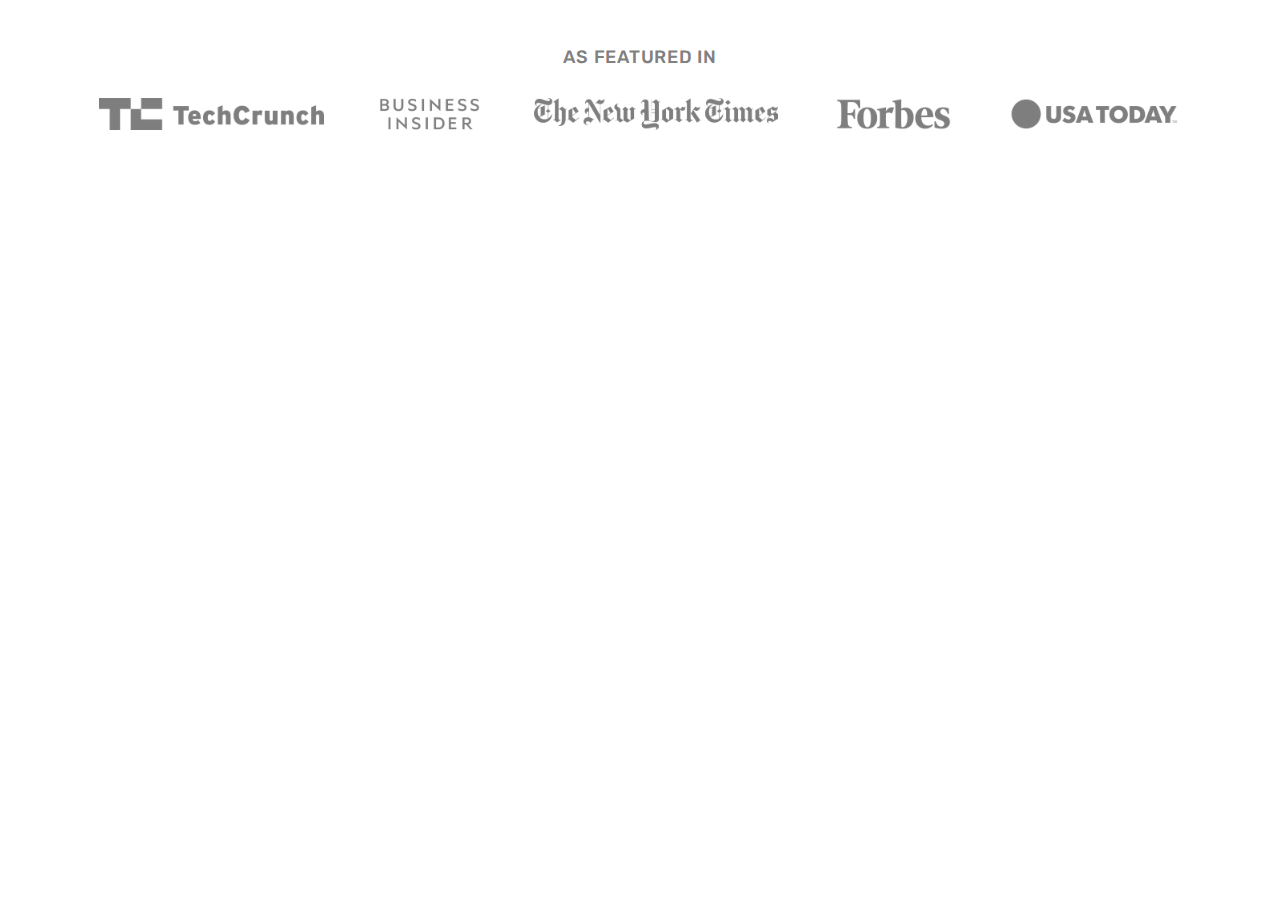
<file: 03 - Featured-In/index.html>
<!DOCTYPE html>
<html lang="en">
  <head>
    <meta charset="UTF-8" />
    <meta http-equiv="X-UA-Compatible" content="IE=edge" />
    <meta name="viewport" content="width=device-width, initial-scale=1.0" />

    <link rel="preconnect" href="https://fonts.googleapis.com" />
    <link rel="preconnect" href="https://fonts.gstatic.com" crossorigin />
    <link
      href="https://fonts.googleapis.com/css2?family=Rubik:wght@400;500;600;700&display=swap"
      rel="stylesheet"
    />
    <link rel="stylesheet" href="CSS/general.css" />
    <link rel="stylesheet" href="CSS/style.css" />
    <title>Featured In</title>
  </head>
  <body>
    <section class="section--featured">
      <div class="container">
        <h2 class="heading--featured">As featured in</h2>
        <div class="logos">
          <img src="img/logos/techcrunch.png" alt="Techcrunch logo" />
          <img
            src="img/logos/business-insider.png"
            alt="business-insider logo"
          />
          <img
            src="img/logos/the-new-york-times.png"
            alt="the-new-york-times logo"
          />
          <img src="img/logos/forbes.png" alt="forbes logo" />
          <img src="img/logos/usa-today.png" alt="usa-today logo" />
        </div>
      </div>
    </section>
  </body>
</html>
</file>
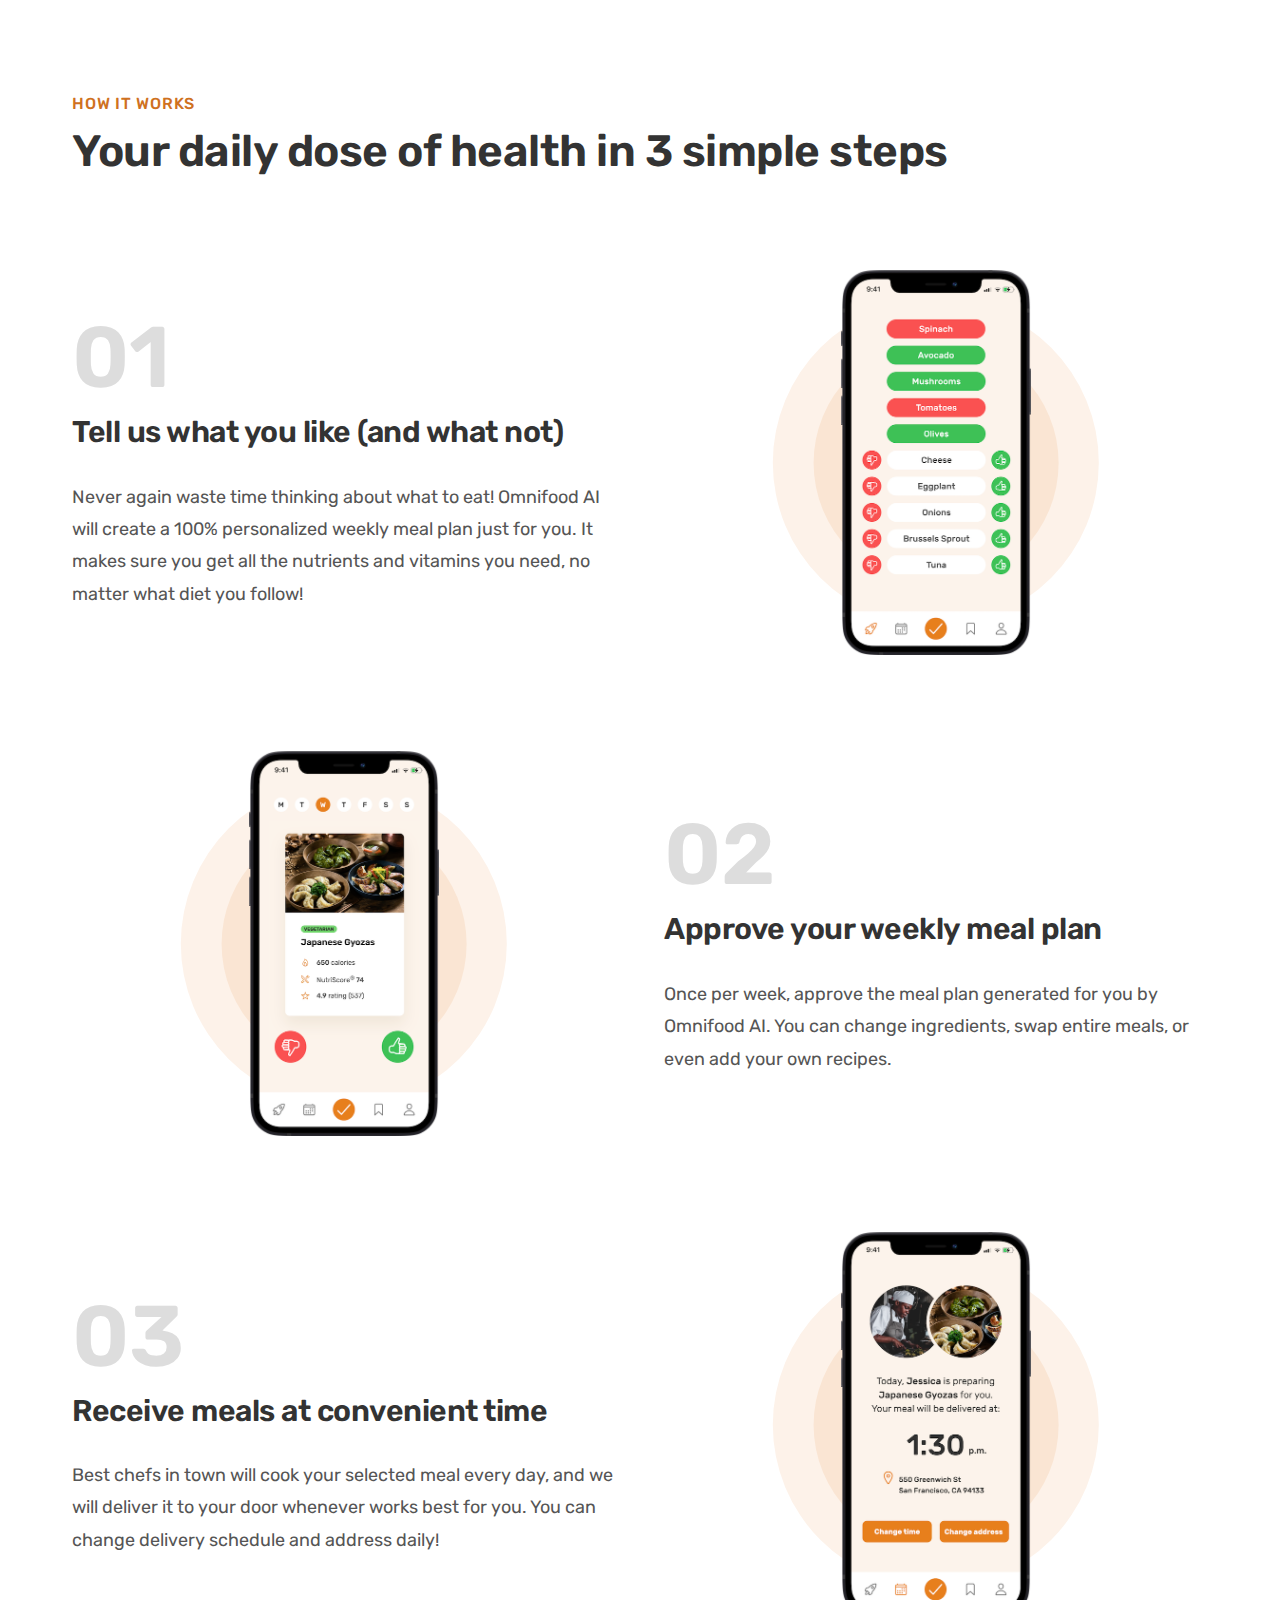
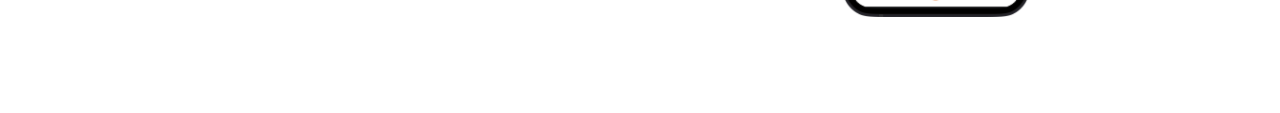
<file: 04 - How-It-Works/index.html>
<!DOCTYPE html>
<html lang="en">
  <head>
    <meta charset="UTF-8" />
    <meta http-equiv="X-UA-Compatible" content="IE=edge" />
    <meta name="viewport" content="width=device-width, initial-scale=1.0" />

    <link rel="preconnect" href="https://fonts.googleapis.com" />
    <link rel="preconnect" href="https://fonts.gstatic.com" crossorigin />
    <link
      href="https://fonts.googleapis.com/css2?family=Rubik:wght@400;500;600;700&display=swap"
      rel="stylesheet"
    />
    <link rel="stylesheet" href="CSS/general.css" />
    <link rel="stylesheet" href="CSS/style.css" />
    <title>How It works</title>
  </head>
  <body>
    <section class="section-how-it-works" id="how">
      <div class="container">
        <span class="subheading"> How it works </span>
        <h2 class="heading--secondary">
          Your daily dose of health in 3 simple steps
        </h2>
      </div>
      <div class="container grid grid--2--cols grid--center--v">
        <!-- STEP 01 -->
        <div class="step-text-box">
          <span class="step-number">01</span>
          <h3 class="heading--tertiary">
            Tell us what you like (and what not)
          </h3>
          <p class="step-description">
            Never again waste time thinking about what to eat! Omnifood AI will
            create a 100% personalized weekly meal plan just for you. It makes
            sure you get all the nutrients and vitamins you need, no matter what
            diet you follow!
          </p>
        </div>

        <div class="step-img-box">
          <img
            class="step-img"
            src="img/app/app-screen-1.png"
            alt="iPhone app preferences selection screen"
          />
        </div>

        <!-- STEP 02 -->
        <div class="step-img-box">
          <img
            class="step-img"
            src="img/app/app-screen-2.png"
            alt="iPhone app meal approving plan scheme"
          />
        </div>

        <div class="step-text-box">
          <span class="step-number">02</span>
          <h3 class="heading--tertiary">Approve your weekly meal plan</h3>
          <p class="step-description">
            Once per week, approve the meal plan generated for you by Omnifood
            AI. You can change ingredients, swap entire meals, or even add your
            own recipes.
          </p>
        </div>

        <!-- STEP 03 -->
        <div class="step-text-box">
          <span class="step-number">03</span>
          <h3 class="heading--tertiary">Receive meals at convenient time</h3>
          <p class="step-description">
            Best chefs in town will cook your selected meal every day, and we
            will deliver it to your door whenever works best for you. You can
            change delivery schedule and address daily!
          </p>
        </div>

        <div class="step-img-box">
          <img
            class="step-img"
            src="img/app/app-screen-3.png"
            alt="iPhone app delivery screen"
          />
        </div>
      </div>
    </section>
  </body>
</html>
</file>
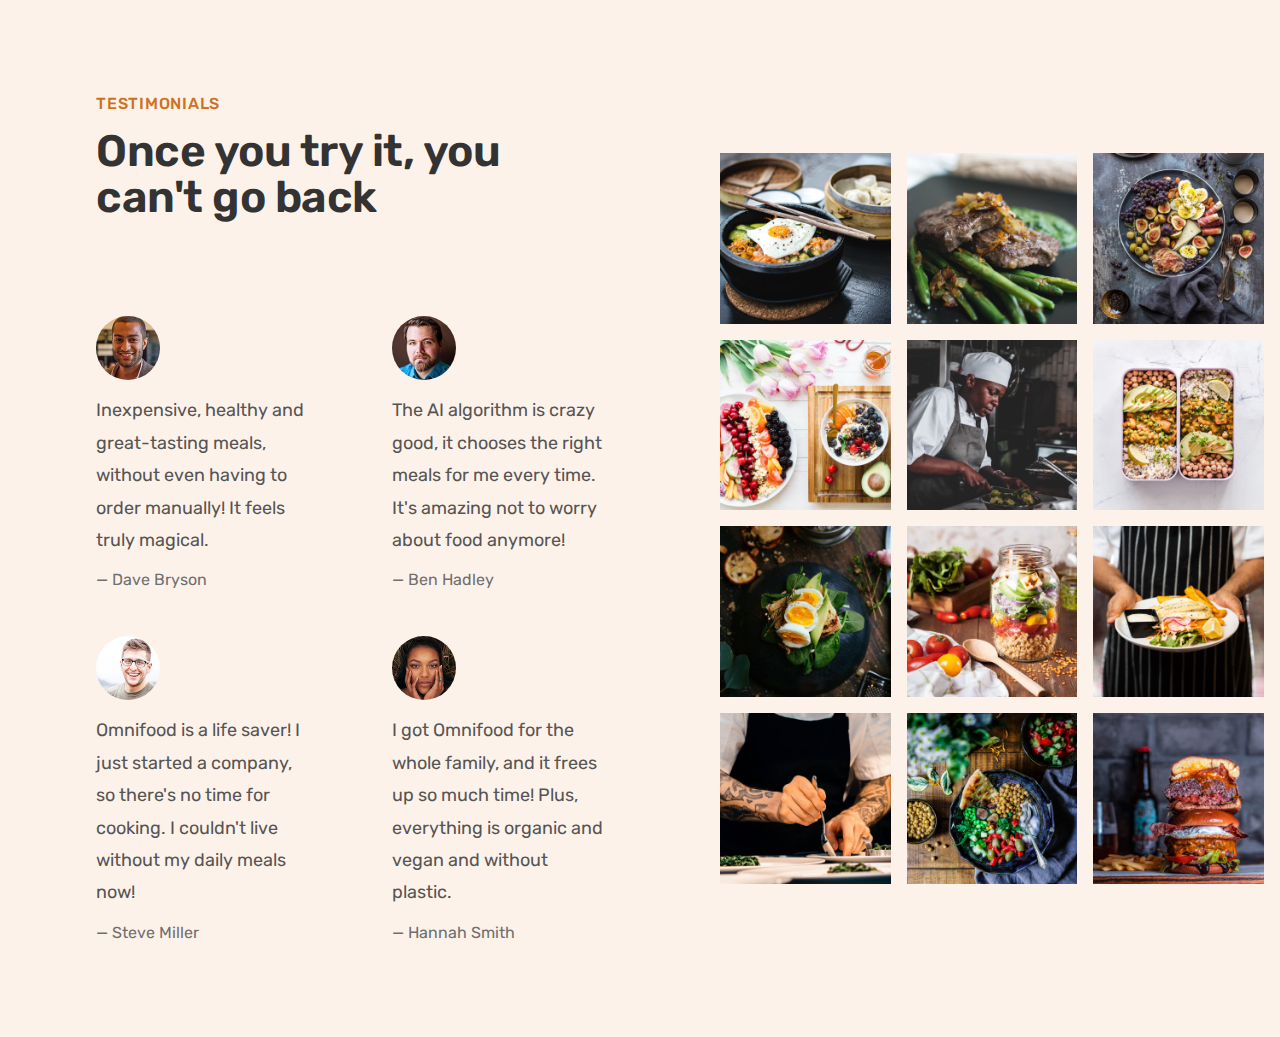
<file: 06 - Testimonials and Gallery/index.html>
<!DOCTYPE html>
<html lang="en">
  <head>
    <meta charset="UTF-8" />
    <meta http-equiv="X-UA-Compatible" content="IE=edge" />
    <meta name="viewport" content="width=device-width, initial-scale=1.0" />

    <link rel="preconnect" href="https://fonts.googleapis.com" />
    <link rel="preconnect" href="https://fonts.gstatic.com" crossorigin />
    <link
      href="https://fonts.googleapis.com/css2?family=Rubik:wght@400;500;600;700&display=swap"
      rel="stylesheet"
    />
    <link rel="stylesheet" href="CSS/general.css" />
    <link rel="stylesheet" href="CSS/style.css" />
    <title>Testimonials and Gallery</title>
  </head>
  <body>
    <section class="section-testimonials" id="testimonials">
      <div class="testimonials-container">
        <span class="subheading">Testimonials</span>
        <h2 class="heading--secondary">Once you try it, you can't go back</h2>
        <div class="testimonials">
          <figure class="testimonial">
            <img
              class="testimonial-img"
              src="img/customers/dave.jpg"
              alt="Dave Bryson testimonial"
            />
            <blockquote class="testimonial-text">
              Inexpensive, healthy and great-tasting meals, without even having
              to order manually! It feels truly magical.
            </blockquote>
            <p class="testimonial-name">&mdash; Dave Bryson</p>
          </figure>

          <figure class="testimonial">
            <img
              class="testimonial-img"
              src="img/customers/ben.jpg"
              alt="Dave Bryson testimonial"
            />
            <blockquote class="testimonial-text">
              The AI algorithm is crazy good, it chooses the right meals for me
              every time. It's amazing not to worry about food anymore!
            </blockquote>
            <p class="testimonial-name">&mdash; Ben Hadley</p>
          </figure>

          <figure class="testimonial">
            <img
              class="testimonial-img"
              src="img/customers/steve.jpg"
              alt="Dave Bryson testimonial"
            />
            <blockquote class="testimonial-text">
              Omnifood is a life saver! I just started a company, so there's no
              time for cooking. I couldn't live without my daily meals now!
            </blockquote>
            <p class="testimonial-name">&mdash; Steve Miller</p>
          </figure>

          <figure class="testimonial">
            <img
              class="testimonial-img"
              src="img/customers/hannah.jpg"
              alt="Dave Bryson testimonial"
            />
            <blockquote class="testimonial-text">
              I got Omnifood for the whole family, and it frees up so much time!
              Plus, everything is organic and vegan and without plastic.
            </blockquote>
            <p class="testimonial-name">&mdash; Hannah Smith</p>
          </figure>
        </div>
      </div>
      <div class="gallery">
        <figure class="gallery-item">
          <img
            src="img/gallery/gallery-1.jpg"
            alt="Photo of beautifully
          arranged food"
          />
        </figure>
        <figure class="gallery-item">
          <img
            src="img/gallery/gallery-2.jpg"
            alt="Photo of beautifully
          arranged food"
          />
        </figure>
        <figure class="gallery-item">
          <img
            src="img/gallery/gallery-3.jpg"
            alt="Photo of beautifully
          arranged food"
          />
        </figure>
        <figure class="gallery-item">
          <img
            src="img/gallery/gallery-4.jpg"
            alt="Photo of beautifully
          arranged food"
          />
        </figure>
        <figure class="gallery-item">
          <img
            src="img/gallery/gallery-5.jpg"
            alt="Photo of beautifully
          arranged food"
          />
        </figure>
        <figure class="gallery-item">
          <img
            src="img/gallery/gallery-6.jpg"
            alt="Photo of beautifully
          arranged food"
          />
        </figure>
        <figure class="gallery-item">
          <img
            src="img/gallery/gallery-7.jpg"
            alt="Photo of beautifully
          arranged food"
          />
        </figure>
        <figure class="gallery-item">
          <img
            src="img/gallery/gallery-8.jpg"
            alt="Photo of beautifully
          arranged food"
          />
        </figure>
        <figure class="gallery-item">
          <img
            src="img/gallery/gallery-9.jpg"
            alt="Photo of beautifully
          arranged food"
          />
        </figure>
        <figure class="gallery-item">
          <img
            src="img/gallery/gallery-10.jpg"
            alt="Photo of beautifully
          arranged food"
          />
        </figure>
        <figure class="gallery-item">
          <img
            src="img/gallery/gallery-11.jpg"
            alt="Photo of beautifully
          arranged food"
          />
        </figure>
        <figure class="gallery-item">
          <img
            src="img/gallery/gallery-12.jpg"
            alt="Photo of beautifully
          arranged food"
          />
        </figure>
      </div>
    </section>
  </body>
</html>
</file>
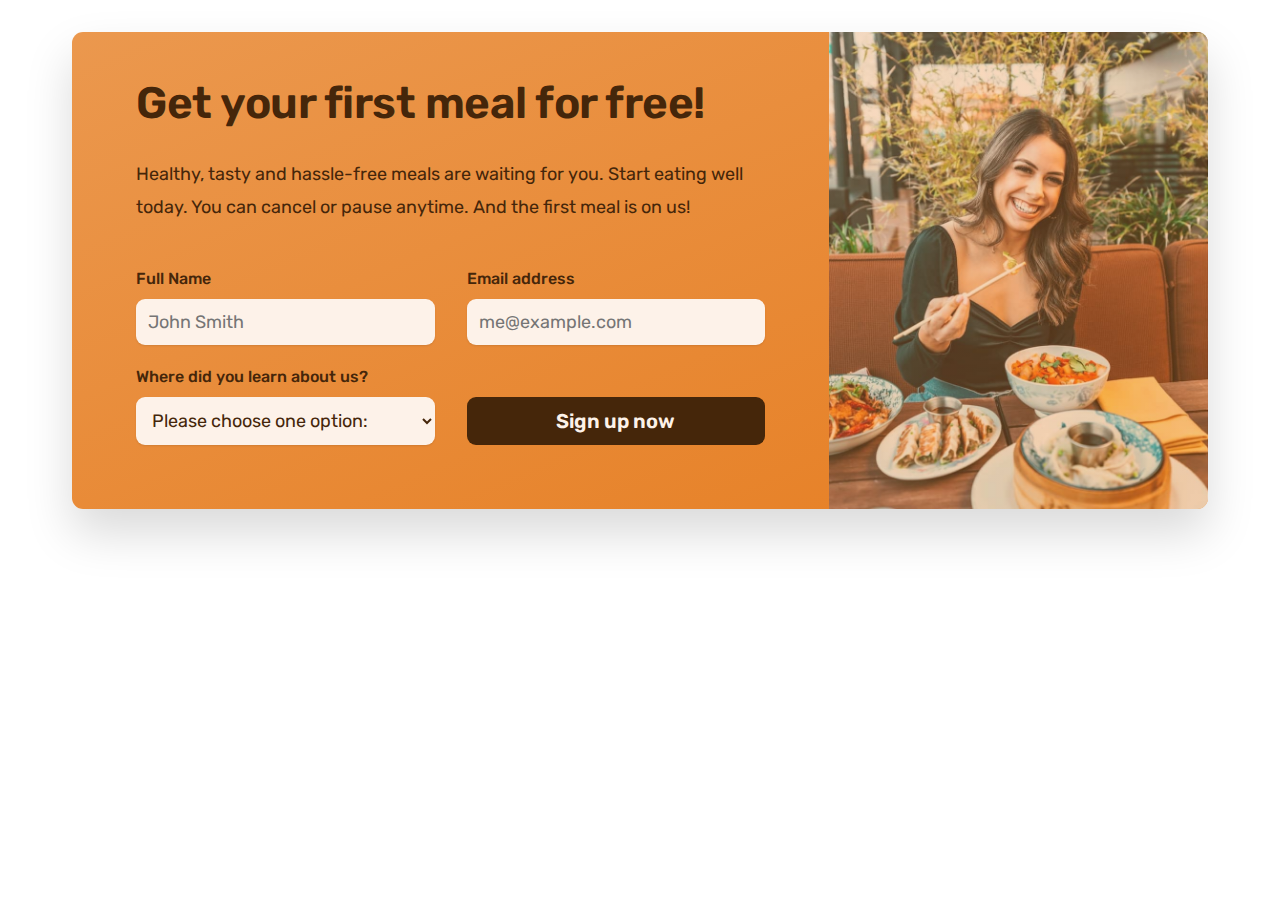
<file: 08 - Call-to-action/index.html>
<!DOCTYPE html>
<html lang="en">
  <head>
    <meta charset="UTF-8" />
    <meta http-equiv="X-UA-Compatible" content="IE=edge" />
    <meta name="viewport" content="width=device-width, initial-scale=1.0" />

    <link rel="preconnect" href="https://fonts.googleapis.com" />
    <link rel="preconnect" href="https://fonts.gstatic.com" crossorigin />
    <link
      href="https://fonts.googleapis.com/css2?family=Rubik:wght@400;500;600;700&display=swap"
      rel="stylesheet"
    />
    <link rel="stylesheet" href="CSS/general.css" />
    <link rel="stylesheet" href="CSS/style.css" />
    <title>Call to Action</title>
  </head>
  <body>
    <section class="section-cta" id="cta">
      <!-- There is a padding of 3.2rem avaliable in the cta continer because of the container class pre defined.  -->
      <div class="container">
        <div class="cta">
          <div class="cta-text-box">
            <h2 class="heading--secondary">Get your first meal for free!</h2>
            <p class="cta-text">
              Healthy, tasty and hassle-free meals are waiting for you. Start
              eating well today. You can cancel or pause anytime. And the first
              meal is on us!
            </p>
            <!-- Login form -->
            <form class="cta-form" name="sign-up" netlify>
              <div>
                <label for="name">Full Name</label>
                <input
                  type="text"
                  name="full-name"
                  id="name"
                  placeholder="John Smith"
                  required
                />
              </div>

              <div>
                <label for="email">Email address</label>
                <input
                  type="email"
                  name="e-mail"
                  id="email"
                  placeholder="me@example.com"
                  required
                />
              </div>

              <div>
                <label for="select-where">Where did you learn about us? </label>
                <select name="select-where" id="select-where" required>
                  <option value="">Please choose one option:</option>
                  <option value="friends">Friends and family</option>
                  <option value="youtube">YouTube video</option>
                  <option value="podcast">Podcast</option>
                  <option value="ad">Facebook ad</option>
                  <option value="others">Others</option>
                </select>
              </div>

              <button type="submit" class="btn btn--form">Sign up now</button>
            </form>
          </div>

          <div
            class="cta-img-box"
            role="img"
            aria-label="Woman enjoying food"
          ></div>
        </div>
      </div>
    </section>
  </body>
</html>
</file>
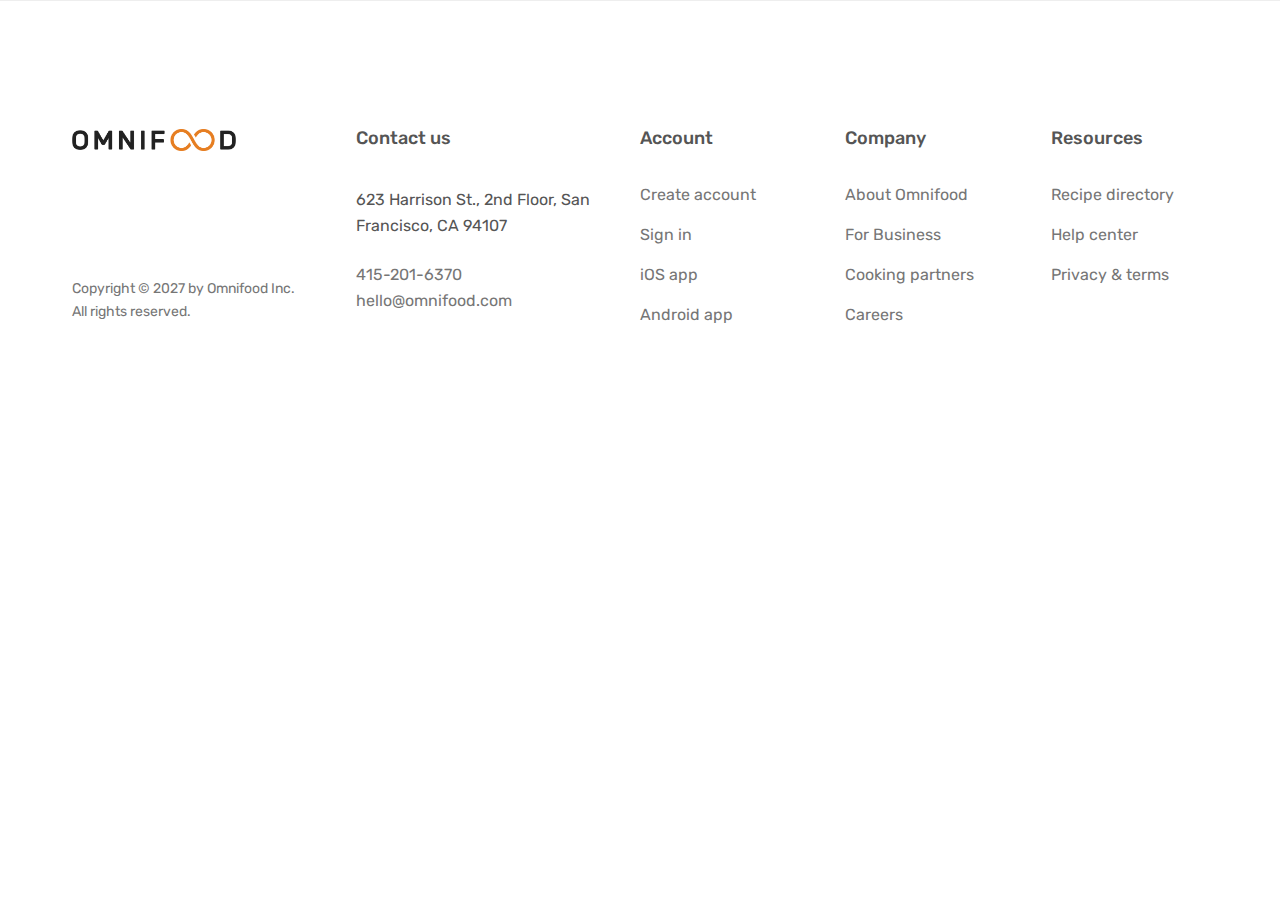
<file: 09 - Footer/index.html>
<!DOCTYPE html>
<html lang="en">
  <head>
    <meta charset="UTF-8" />
    <meta http-equiv="X-UA-Compatible" content="IE=edge" />
    <meta name="viewport" content="width=device-width, initial-scale=1.0" />

    <link rel="preconnect" href="https://fonts.googleapis.com" />
    <link rel="preconnect" href="https://fonts.gstatic.com" crossorigin />
    <link
      href="https://fonts.googleapis.com/css2?family=Rubik:wght@400;500;600;700&display=swap"
      rel="stylesheet"
    />
    <link rel="stylesheet" href="CSS/general.css" />
    <link rel="stylesheet" href="CSS/style.css" />
    <title>Footer section</title>
  </head>
  <body>
    <footer class="footer">
      <div class="container grid grid--footer">
        <!-- COLUMN-1 -->
        <div class="logo-col">
          <a href="#" class="footer-logo">
            <img class="logo" src="img/omnifood-logo.png" alt="Omnifood logo" />
          </a>
          <ul class="social-links">
            <li>
              <a href="#" class="footer-link"
                ><ion-icon name="logo-instagram" class="social-icon"></ion-icon
              ></a>
            </li>
            <li>
              <a href="#" class="footer-link"
                ><ion-icon name="logo-facebook" class="social-icon"></ion-icon
              ></a>
            </li>
            <li>
              <a href="#" class="footer-link"
                ><ion-icon name="logo-twitter" class="social-icon"></ion-icon
              ></a>
            </li>
          </ul>
          <p class="copyright">
            Copyright &copy; <span class="year">2027</span> by Omnifood Inc. All
            rights reserved.
          </p>
        </div>

        <!-- COLUMN-2 -->
        <div class="address-col">
          <p class="footer-heading">Contact us</p>
          <address class="contacts">
            <p class="address">
              623 Harrison St., 2nd Floor, San Francisco, CA 94107
            </p>
            <p class="contact"></p>
            <ul class="cont">
              <li>
                <a href="tel:415-201-6370" class="footer-link">415-201-6370</a>
              </li>
              <li>
                <a href="mailto:hello@omnifood.com" class="footer-link">
                  hello@omnifood.com</a
                >
              </li>
            </ul>
          </address>
        </div>

        <!-- COLUMN-3 -->
        <nav class="nav-col">
          <p class="footer-heading">Account</p>
          <ul class="footer-nav">
            <li><a href="#" class="footer-link">Create account</a></li>
            <li><a href="#" class="footer-link">Sign in</a></li>
            <li><a href="#" class="footer-link">iOS app</a></li>
            <li><a href="#" class="footer-link">Android app</a></li>
          </ul>
        </nav>

        <!-- COLUMN-4 -->
        <nav class="nav-col">
          <p class="footer-heading">Company</p>
          <ul class="footer-nav">
            <li><a href="#" class="footer-link">About Omnifood</a></li>
            <li><a href="#" class="footer-link">For Business</a></li>
            <li><a href="#" class="footer-link">Cooking partners</a></li>
            <li><a href="#" class="footer-link">Careers</a></li>
          </ul>
        </nav>

        <!-- COLUMN-5 -->
        <nav class="nav-col">
          <p class="footer-heading">Resources</p>
          <ul class="footer-nav">
            <li><a href="#" class="footer-link">Recipe directory</a></li>
            <li>
              <a href="#" class="footer-link">Help center</a>
            </li>
            <li><a href="#" class="footer-link">Privacy & terms</a></li>
          </ul>
        </nav>
      </div>
    </footer>
  </body>
</html>
</file>
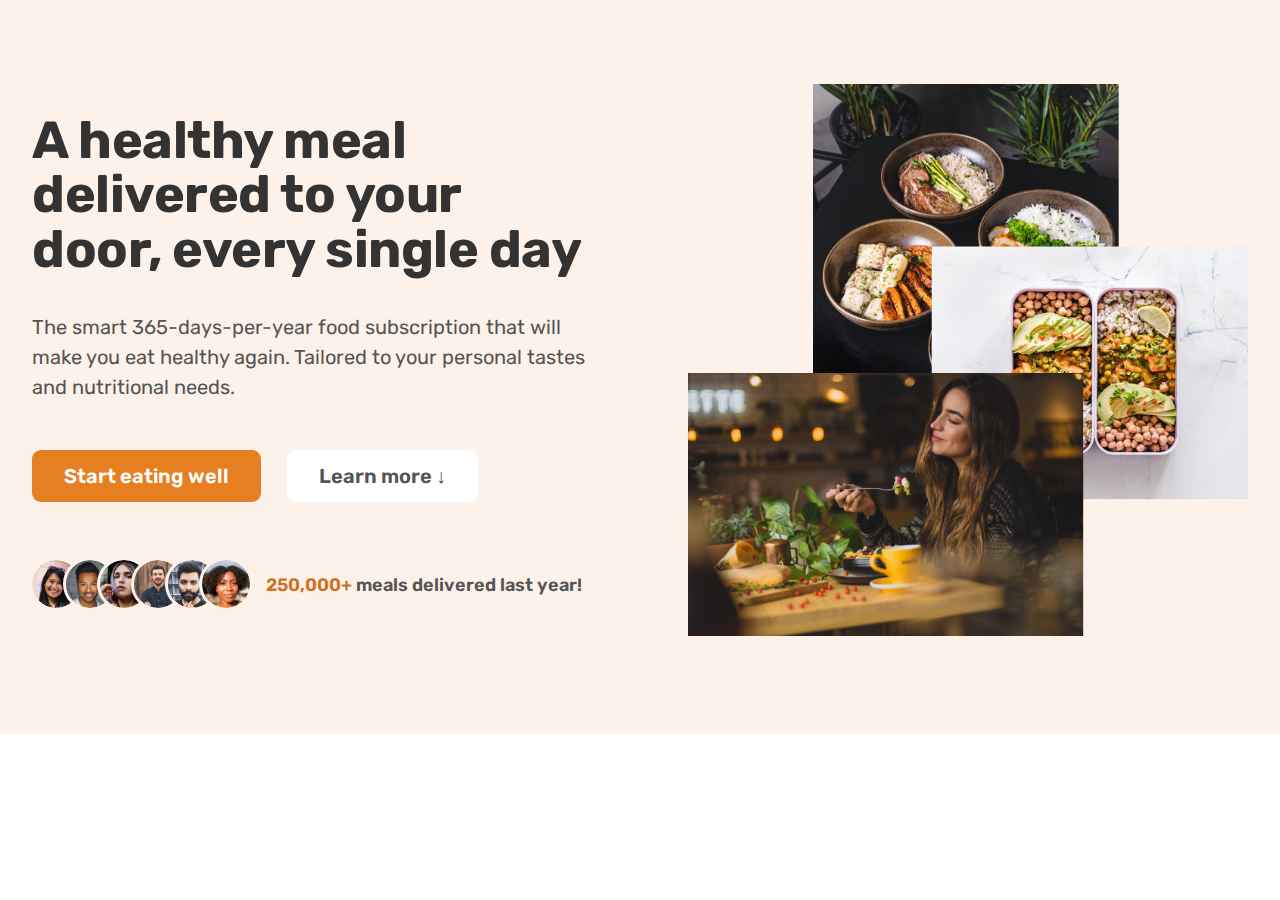
<file: Hero-section/index.html>
<!DOCTYPE html>
<html lang="en">
  <head>
    <meta charset="UTF-8" />
    <meta http-equiv="X-UA-Compatible" content="IE=edge" />
    <meta name="viewport" content="width=device-width, initial-scale=1.0" />
    <link rel="preconnect" href="https://fonts.googleapis.com" />
    <link rel="preconnect" href="https://fonts.gstatic.com" crossorigin />
    <link
      href="https://fonts.googleapis.com/css2?family=Rubik:wght@400;500;600;700&display=swap"
      rel="stylesheet"
    />
    <link rel="stylesheet" href="CSS/style.css" />
    <title>Omnifood</title>
  </head>
  <body>
    <section class="section-hero">

      <div class="hero">
        <div class="hero-text-box">
          <h1 class="heading-primary">
            A healthy meal delivered to your door, every single day
          </h1>
          <p class="hero-description">
            The smart 365-days-per-year food subscription that will make you eat
            healthy again. Tailored to your personal tastes and nutritional
            needs.
          </p>
          <a href="#" class="btn btn--fill margin-right-btn"
            >Start eating well
          </a>
          <a href="#" class="btn btn--outline margin-right-btn"
            >Learn more &darr;
          </a>
        </div>
        <div class="hero-img-box">
          <img
            src="img/hero.png"
            alt="Woman enjoying food, meals in storage container, and food bowls on a table"
            class="hero-img"
          />
        </div>
        <div class="delivered-meals">
          <div class="delivered-imgs">
            <img src="img/customers/customer-1.jpg" alt="Customer photo" />
            <img src="img/customers/customer-2.jpg" alt="Customer photo" />
            <img src="img/customers/customer-3.jpg" alt="Customer photo" />
            <img src="img/customers/customer-4.jpg" alt="Customer photo" />
            <img src="img/customers/customer-5.jpg" alt="Customer photo" />
            <img src="img/customers/customer-6.jpg" alt="Customer photo" />
          </div>
          <p class="delivered-text">
            <span>250,000+</span> meals delivered last year!
          </p>
        </div>
      </div>
    </section>
  </body>
</html>
</file>
<file: 03 - Featured-In/CSS/general.css>
/*********************/
/* DESIGN PARAMETERS */
/*********************/

/* Design Decisions: 

--- 01 TYPOGRAPHY SYSTEM

- Font sizes (px)
10 / 12 / 14 / 16 / 18 / 20 / 24 / 30 / 36 / 44 / 52 / 62 / 74 / 86 / 98

- Font weights : 
  Deafult: 400
  Medium: 500
  SemiBold: 600
  Bold: 700

- Line heights :
  Default: 1
  Small: 1.05
  Medium: 1.2
  Paragraph default: 1.6
  Large: 1.8


--- 02 COLORS

- Primary: #e67e22 (BRAND COLOR)

- Tints:
 
#fdf2e9
#fae5d3
#45260a

- Shades:#cf711f

- Accents:
#ffd43b - Paleo tag
#94d82d - Vegan tag
#51cf66 - Vegeterian Tag

- Greys :
#767676 (Lowest grey on #fff)
#555
#333
#808080
#6f6f6f

--- 05 SHADOWS

- Default: 0 2.4rem 4.8rem rgb(0, 0, 0, 0.075);
- Darker: 0 2.4rem 4.8rem rgb(0, 0, 0, 0.15);

--- 06 BORDER-RADIUS 

- Default: 9px
- Medium: 11px

--- 07 WHITESPACE

- Spacing system (px)

- Letter spacing(px)
2 / 4 / 8 / 12 / 16 / 24 / 32 / 48 / 64 / 80 / 96 / 128
*/

html {
  /* This is done so that 1rem = 10px taking into consideration that default font-size of browser is 16px and then from now on I'll use rem as a length unit. */
  font-size: 62.5%;
  overflow-x: hidden;

  /* For smooth scrolling. Won't work on Safari and Microsoft Edge (older versions) */
  scroll-behavior: smooth;
}

* {
  margin: 0;
  padding: 0;
  box-sizing: border-box;
}

body {
  font-family: "Rubik", sans-serif;
  line-height: 1;
  color: #555; /* This is our main text color*/
  font-weight: 400;

  /* Only works if there is nothing absolutely positioned in relation to body */
  overflow-x: hidden;
}

/***************************/
/* GENERAL REUSABLE STYLES */
/***************************/

.btn,
.btn:link,
.btn:visited {
  display: inline-block;
  font-size: 2rem;
  font-weight: 600;
  border: none;
  cursor: pointer;
  border-radius: 9px;

  /* ONLY FOR .btn */
  border: none;
  cursor: pointer;
  font-family: inherit;

  /* margin-top: 4.8rem; */
  padding: 1.6rem 3.2rem;
  text-decoration: none;

  /* Putting transition to the original state */
  /* transition: background-color 500ms; */
  transition: all 300ms;
}

.btn--fill:link,
.btn--fill:visited {
  background-color: #e67e22;
  color: #fff;
}

.btn--outline:link,
.btn--outline:visited {
  color: #555;
  background-color: #fff;
}

.btn--fill:hover,
.btn--fill:active {
  background-color: #cf711f;
}

.btn--outline:hover,
.btn--outline:active {
  background-color: #fdf2e9;
  /* Now we'll not use border as in border the outlines are on the outside. Instead we'll use the outline or box-shadow property */
  /* outline: #fff solid 5px; */
  box-shadow: inset 0px 0px 0px 5px #fff;
}

.btn--form {
  background-color: #45260a;
  color: #fdf2e9;
  align-self: end;
  padding: 1.2rem;
}

.btn--form:hover,
.btn--form:active {
  background-color: #fff;
  color: #45260a;
}

.heading--primary,
.heading--secondary,
.heading--tertiary {
  color: #333;
  letter-spacing: -0.5px;
  line-height: 1.05;
}

.heading--primary {
  font-size: 5.2rem;
  font-weight: 700;
  margin-bottom: 3.6rem;
}

.subheading {
  display: block;
  font-size: 1.6rem;
  font-weight: 500;
  text-transform: uppercase;
  letter-spacing: 0.75px;
  color: #cf711f;
  margin-bottom: 1.6rem;
}

.heading--secondary {
  font-size: 4.4rem;
  font-weight: 600;
  margin-bottom: 9.6rem;
}

.heading--tertiary {
  font-size: 3rem;
  font-weight: 600;
  margin-bottom: 3.2rem;
}

.link:link,
.link:visited {
  display: inline-block;
  text-decoration: none;
  color: #e67e22;
  /* Instead of text-decoration: underline we set the underline with border bottom */
  padding-bottom: 2px;
  border-bottom: 1px solid #e67e22;
  transition: all 0.3s;
}

.link:hover,
.link:active {
  border-bottom: 1px solid transparent;
}

/* This will style all elements when focused. */
*:focus {
  outline: none;
  box-shadow: 0 0 0 0.8rem rgba(230, 125, 34, 0.4);
  border-radius: 9px;
}

/* LIST UTILITY CLASS */

.list {
  list-style: none;
  display: flex;
  flex-direction: column;
  gap: 1.6rem;
}

.list-item {
  font-size: 1.8rem;
  display: flex;
  align-items: center;
  gap: 1.2rem;
  line-height: 1.2;
}

.list-icon {
  width: 3rem;
  height: 3rem;
  color: #e67e22;
}

/* We'll create a utility class that can be used for any element by simply adding a class. */

/*******************************/
/* REUSABLE GRID AND CONTAINER */
/*******************************/

.container {
  max-width: 120rem;
  padding: 0 3.2rem;
  margin: 0 auto;
}

.grid {
  display: grid;
  column-gap: 4.8rem;
  row-gap: 9.6rem;
  /* margin-bottom: 9.6rem; */
}

/* .grid:last-child {
  margin-bottom: 0rem;
} */

/* Will add margin-bottom to all grid classes except the one in which it it is the last child. */
.grid:not(:last-child) {
  margin-bottom: 9.6rem;
}

.grid--2--cols {
  grid-template-columns: repeat(2, 1fr);
}

.grid--3--cols {
  grid-template-columns: repeat(3, 1fr);
}

.grid--4--cols {
  grid-template-columns: repeat(4, 1fr);
}

.grid--5--cols {
  grid-template-columns: repeat(5, 1fr);
}

.grid--center--v {
  align-items: center;
}

/* UTILITY CLASSES */

.text-center {
  text-align: center;
}

.margin-right-btn {
  margin-right: 2.4rem !important;
}

.margin-bottom-md {
  margin-bottom: 4.8rem !important;
}

strong {
  font-weight: 500;
}
</file>
<file: 03 - Featured-In/CSS/style.css>
/*******************/
/* HEADER */
/*******************/

.header {
  display: flex;
  justify-content: space-between;
  align-items: center;
  background-color: #fdf2e9;
  /* As we want to make the header sticky so we define a fixed height for it instead of assining paading-top to it */
  height: 9.6rem;
  padding: 0 4.8rem;

  position: relative;
}

.site-logo {
  height: 2.2rem;
}

/***********************/
/* NAVIGATION */
/***********************/

.main-nav-list {
  display: flex;
  align-items: center;
  gap: 4.8rem;
  list-style: none;
}

.main-nav-link:link,
.main-nav-link:visited {
  display: inline-block; /*For box-property*/
  font-size: 1.8rem;
  text-decoration: none;
  color: #333;
  /* padding: 0.8rem 1.2rem; */
  font-weight: 500;
  transition: all 0.3s;
}

.main-nav-link:hover,
.main-nav-link:active {
  color: #cf711f;
  /* text-decoration: underline #cf711f; */
}

.main-nav-link.btn--fill:link,
.main-nav-link.btn--fill:visited {
  color: #fff;
  padding: 1.2rem 2.4rem;
}

/* MOBILE NAVIGATION */

.btn-mobile-nav {
  border: none;
  background: none;
  cursor: pointer;

  display: none;
}

.icon-mobile-nav {
  height: 4.8rem;
  width: 4.8rem;
  color: #333;
}

/* Attribute selector */
.icon-mobile-nav[name="close-outline"] {
  display: none;
}

.sticky .header {
  position: fixed;
  top: 0;
  bottom: 0;
  width: 100%;
  height: 8rem;
  padding-block: 0;
  background-color: rgba(253, 242, 233, 0.98);
  z-index: 999;
  box-shadow: 0 1.2rem 3.2rem rgba(0, 0, 0, 0.03);
}

.sticky .section-hero {
  margin-top: 9.6rem;
}

.sticky .section-testimonials {
  border-top: 8rem solid rgba(253, 242, 233, 0.98);
}
.sticky .section-cta {
  border-top: 4rem solid #fff;
}

/******************/
/* HERO SECTION */
/******************/

.section-hero {
  background-color: #fdf2e9;
  padding: 4.8rem 0 9.6rem 0;
}

.hero {
  /* We'll not use px to define the length and will use rem. */
  /* max-width: 1300px; */
  max-width: 130rem;
  display: grid;
  grid-template-columns: 1fr 1fr;
  padding: 0 3.2rem;
  margin: 0 auto;
  align-items: center;
  gap: 0 9.6rem;
}

.hero-description {
  font-size: 2rem;
  line-height: 1.5;
  margin-bottom: 4.8rem;
}
/* 
.hero-img-box {
  grid-column: 2/3;
  grid-row: 1 / 3;
} */

.hero-img {
  width: 100%;
}

.delivered-meals {
  display: flex;
  align-items: center;
  margin-top: 7.2rem;
  gap: 3.2rem;
  padding-bottom: 3.2rem;
}

.delivered-imgs img {
  width: 4.8rem;
  height: 4.8rem;
  border-radius: 50%;
  margin-right: -1.6rem;
  outline: #fdf2e9 solid 3px;
}

.delivered-text {
  font-size: 1.8rem;
  font-weight: 600;
}

.delivered-text span {
  color: #cf711f;
}

/*********************/
/* FEATURED IN */
/*********************/

.section--featured {
  padding: 4.8rem 0 3.2rem 0;
}

.heading--featured {
  font-size: 1.8rem;
  font-weight: 500;
  text-align: center;
  color: #808080;
  letter-spacing: 0.75px;
  margin-bottom: 3.2rem;
  text-transform: uppercase;
}

.logos {
  display: flex;
  justify-content: space-around;
  align-items: center;
}

.logos img {
  height: 3.2rem;

  /* To adjust the color of the logos we use filter and opacity css properties */
  filter: brightness(0);
  opacity: 50%;
}

/************************/
/* HOW IT WORKS SECTION */
/************************/

.section-how-it-works {
  padding: 9.6rem 0;
}

.step-number {
  display: block;
  font-size: 8.6rem;
  font-weight: 600;
  color: #ddd; /* We'll choose a lighter shade for the text. */
  margin-bottom: 1.6rem;
}

.step-description {
  font-size: 1.8rem;
  line-height: 1.8;
  /* color: #666; */
}

.step-img-box {
  display: flex;
  align-items: center;
  justify-content: center;
  position: relative;
}

/* Create two pseudo elements for designing the circles around the app-screen.. */

.step-img-box::before,
.step-img-box::after {
  content: "";
  border-radius: 50%;

  /* Used to make the element out of flow and to center it around the other element. */
  position: absolute;
  top: 50%;
  left: 50%;
  transform: translate(-50%, -50%);
}

.step-img-box::before {
  width: 60%;

  /* The height won't apply to the pseudo elements with %age unit as for that there need to be height defined explicitly to the parent element which is not the case here. */

  /* height: 0px; */

  /* To overcome that we can use approcahes like :
  1. Make aspect ratio : 1 this will make a perfect square.
  2. Make padding bottom equal to the width. */

  padding-bottom: 60%;
  background-color: #fdf2e9;

  /* Used to make the element out of flow and to center it around the other element. */

  z-index: -2;
}

.step-img-box::after {
  width: 45%;
  padding-bottom: 45%;
  background-color: #fae5d3;
  z-index: -1;
}

.step-img {
  width: 35%;
}

/*****************/
/* MEALS SECTION */
/*****************/

.section-meals {
  padding: 9.6rem 0;
}

.meals {
  border-radius: 11px;
  /* This property helps to make the image round at the borders. */
  overflow: hidden;
  box-shadow: 0 2.4rem 4.8rem rgb(0, 0, 0, 0.075);
  transition: all 0.5s;
}

.meals:hover {
  cursor: pointer;
  transform: translateY(-2rem);
  box-shadow: 0 2.4rem 4.8rem rgb(0, 0, 0, 0.15);
}

.meal-tags {
  display: flex;
  gap: 1.2rem;
}

.tag {
  display: inline-block;
  font-size: 1.2rem;
  font-weight: 500;
  text-transform: uppercase;
  color: #333;
  padding: 0.4rem 0.8rem;
  /* We can specify any large value and it will adjust according to its height */
  border-radius: 100px;
  margin-bottom: 1.2rem;
}

.tag--vegetarian {
  background-color: #51cf66;
}

.tag--vegan {
  background-color: #94d82d;
}

.tag--paleo {
  background-color: #ffd43b;
}

.meals-title {
  font-size: 2.4rem;
  font-weight: 600;
  color: #333;
  margin-bottom: 3.2rem;
}

.meals-content {
  padding: 4.8rem;
  padding-top: 3.2rem;
}

.meals-img {
  width: 100%;
}

.meal-attributes {
  list-style: none;
  display: flex;
  flex-direction: column;
  gap: 1.6rem;
}

.meals-attribute-item {
  font-size: 1.8rem;
  display: flex;
  align-items: center;
  gap: 1.6rem;
}

.meals-icon {
  width: 2.4rem;
  height: 2.4rem;
  color: #e67e22;
}

.list-item span {
  padding-bottom: 2px;
}

.all-recipes {
  font-size: 1.8rem;
  text-align: center;
}

/****************************/
/* TESTIMONIALS AND GALLERY */
/****************************/

.section-testimonials {
  background-color: #fdf2e9;
  display: grid;
  grid-template-columns: 55fr 45fr;
  align-items: center;
}

/* TESTIMONIALS */
.testimonials-container {
  padding: 9.6rem;
}

.testimonials {
  display: grid;
  grid-template-columns: 1fr 1fr;
  row-gap: 4.8rem;
  column-gap: 8rem;
}

.testimonial-img {
  width: 6.4rem;
  border-radius: 50%;
  margin-bottom: 1.2rem;
}

.testimonial-text {
  font-size: 1.8rem;
  line-height: 1.8;
  margin-bottom: 1.6rem;
}

.testimonial-name {
  font-size: 1.6rem;
  color: #6f6f6f;
}

/* GALLERY */

.gallery {
  display: grid;
  grid-template-columns: repeat(3, 1fr);
  gap: 1.6rem;
  padding: 1.6rem;
}

.gallery-item {
  overflow: hidden;
}

.gallery-item img {
  display: block;
  width: 100%;
  /* height: 100%;
  object-fit: cover; */
  transition: all 0.5s;
}

.gallery-item img:hover {
  cursor: pointer;
  transform: scale(1.1);
}

.gallery:has(.gallery-item img:hover) img:not(:hover) {
  transform: scale(0.8);
  opacity: 0.7;
}

/************************/
/* PRICING AND FEATURES */
/************************/

.section-pricing {
  padding: 9.6rem 0;
}

.pricing-plan {
  border-radius: 11px;
  padding: 4.8rem;
  width: 75%;
  transition: all 0.4s;
  box-shadow: 0 2.4rem 4.8rem rgb(0, 0, 0, 0.075);
}

.pricing-plan:hover,
.pricing-plan:active {
  transform: translateY(-5px);
  box-shadow: 0 2.4rem 4.8rem rgb(0, 0, 0, 0.15);
}

.pricing-plan--starter {
  justify-self: end;
  outline: 2px solid #fdf2e9;
}

.pricing-plan--complete {
  background-color: #fdf2e9;
  position: relative;
  overflow: hidden;
}

.pricing-plan--complete::after {
  content: "Best Value";
  text-transform: uppercase;
  font-size: 1.4rem;
  font-weight: 700;
  color: #333;
  background-color: #ffd43b;
  padding: 0.8rem 8rem;
  letter-spacing: 0.75;

  position: absolute;
  top: 7%;
  right: -17%;

  transform: rotate(45deg);
}

.plan-header {
  text-align: center;
  margin-bottom: 4.8rem;
}

.plan-name {
  font-size: 2rem;
  color: #cf711f;
  font-weight: 600;
  text-transform: uppercase;
  letter-spacing: 0.75;
  margin-bottom: 3.2rem;
}

.plan-price {
  font-size: 6.2rem;
  font-weight: 600;
  color: #333;
  margin-bottom: 1.6rem;
}

.plan-price span {
  font-size: 3.2rem;
  font-weight: 500;
  margin-right: 0.8rem;
}
.plan-text {
  font-size: 1.6rem;
  line-height: 1.6;
  color: #6f6f6f;
}

.plan-sign-up {
  text-align: center;
  margin-top: 4.8rem;
}

.plan-details {
  text-align: center;
  font-size: 1.6rem;
  line-height: 1.6;
  color: #6f6f6f;
  margin-bottom: 9.6rem;
  margin-top: -4.8rem;
}

/* FEATURES */

.feature-icon {
  color: #e67e22;
  height: 3.2rem;
  width: 3.2rem;
  background-color: #fdf2e9;
  padding: 1.6rem;
  border-radius: 50%;
  margin-bottom: 2.4rem;
}

.feature-title {
  font-size: 2.4rem;
  color: #333;
  font-weight: 700;
  margin-bottom: 1.6rem;
}

.feature-text {
  font-size: 1.8rem;
  line-height: 1.8;
}

/***************/
/* CTA SECTION */
/***************/

.section-cta {
  /* padding: 9.6rem 0; */
  padding: 3.2rem 0 12.8rem 0;
}

/* We'll not make use of the reusable grid as we want to style the columns differently. */
.cta {
  display: grid;
  grid-template-columns: 2fr 1fr;
  border-radius: 11px;
  overflow: hidden;
  box-shadow: 0 2.4rem 4.8rem rgb(0, 0, 0, 0.15);
  /* Background-color and fot this we are making use of linear gradient */

  /* Default vale is top to bottom */
  background-image: linear-gradient(to right bottom, #eb984e, #e67e22);
}

.cta-text-box {
  /* top/horizontal/bottom */
  padding: 4.8rem 6.4rem 6.4rem;
  color: #45260a;
}

.cta .heading--secondary {
  color: inherit;
  margin-bottom: 3.2rem;
}

.cta-text {
  font-size: 1.8rem;
  line-height: 1.8;
  margin-bottom: 4.8rem;
}

/* We'll use the background-image instead of the <img> tag as the img is not important for the content and is present only for visual presence. */
.cta-img-box {
  background-image: linear-gradient(
      to right bottom,
      rgba(235, 151, 78, 0.35),
      rgba(230, 125, 34, 0.35)
    ),
    url(../img/eating.jpg);
  background-size: cover;
  background-position: center;
}

/* FORM */
.cta-form {
  display: grid;
  grid-template-columns: repeat(2, 1fr);
  column-gap: 3.2rem;
  row-gap: 2.4rem;
}

.cta-form label {
  display: block;
  font-size: 1.6rem;
  margin-bottom: 1.2rem;
  font-weight: 500;
}

/* We can see that he font-family is not directly inheruted for the input elements. */

.cta-form input,
.cta-form select {
  width: 100%;
  font-size: 1.8rem;
  padding: 1.2rem;

  border: none; /* To nullify the default border present in the input elements.*/

  border-radius: 9px;
  background-color: #fdf2e9;
  font-family: inherit;
  color: inherit;
  box-shadow: 0 1px 2px rgba(0, 0, 0, 0.1);
}

.cta-form::placeholder {
  color: #aaa;
}

.cta *:focus {
  outline: none;
  box-shadow: 0 0 0 0.8rem rgba(253, 242, 233, 0.5);
}

/******************/
/* FOOTER SECTION */
/******************/

.footer {
  padding: 12.8rem 0;
  border-top: 1px solid #eee;
}

.grid--footer {
  grid-template-columns: 1.5fr 1.5fr 1fr 1fr 1fr;
}

.logo-col {
  display: flex;
  flex-direction: column;
}

.footer-logo {
  display: block;
  margin-bottom: 3.2rem;
}

.logo {
  height: 2.2rem;
}

.social-links {
  list-style: none;
  display: flex;
  gap: 2.4rem;
}

.social-icon {
  height: 2.4rem;
  width: 2.4rem;
}

.copyright {
  font-size: 1.4rem;
  line-height: 1.6;
  color: #767676;
  margin-top: auto;
}

.footer-heading {
  font-size: 1.8rem;
  font-weight: 500;
  margin-bottom: 4rem;
}

/* By default the address font-style is italic*/
.contacts {
  font-style: normal;
  font-size: 1.6rem;
  line-height: 1.6;
}

.cont {
  list-style: none;
}

.address {
  margin-bottom: 2.4rem;
}

.contact {
  display: flex;
  flex-direction: column;
  gap: 0.4rem;
}

.footer-nav {
  list-style: none;
  display: flex;
  flex-direction: column;
  gap: 2.4rem;
}

.footer-link:link,
.footer-link:visited {
  font-size: 1.6rem;
  color: #767676;
  text-decoration: none;
  transition: all 0.3s;
}

.footer-link:hover,
.footer-link:active {
  color: #555;
}

/* Back to top button */
.back-to-top {
  position: fixed;
  bottom: 2rem;
  right: 2rem;
  border-radius: 100%;
  background: #141c38;
  padding: 1.2rem;
  border: none;
  cursor: pointer;
  transition: opacity 0.5s;
}

.hidden {
  opacity: 0%;
  display: none;
}

.back-to-top-icon {
  width: 3.2rem;
  height: 3.2rem;
  color: #7ac9f9;
}

.back-to-top:hover {
  opacity: 60%;
}
</file>
<file: 04 - How-It-Works/CSS/general.css>
/*********************/
/* DESIGN PARAMETERS */
/*********************/

/* Design Decisions: 

--- 01 TYPOGRAPHY SYSTEM

- Font sizes (px)
10 / 12 / 14 / 16 / 18 / 20 / 24 / 30 / 36 / 44 / 52 / 62 / 74 / 86 / 98

- Font weights : 
  Deafult: 400
  Medium: 500
  SemiBold: 600
  Bold: 700

- Line heights :
  Default: 1
  Small: 1.05
  Medium: 1.2
  Paragraph default: 1.6
  Large: 1.8


--- 02 COLORS

- Primary: #e67e22 (BRAND COLOR)

- Tints:
 
#fdf2e9
#fae5d3
#45260a

- Shades:#cf711f

- Accents:
#ffd43b - Paleo tag
#94d82d - Vegan tag
#51cf66 - Vegeterian Tag

- Greys :
#767676 (Lowest grey on #fff)
#555
#333
#808080
#6f6f6f

--- 05 SHADOWS

- Default: 0 2.4rem 4.8rem rgb(0, 0, 0, 0.075);
- Darker: 0 2.4rem 4.8rem rgb(0, 0, 0, 0.15);

--- 06 BORDER-RADIUS 

- Default: 9px
- Medium: 11px

--- 07 WHITESPACE

- Spacing system (px)

- Letter spacing(px)
2 / 4 / 8 / 12 / 16 / 24 / 32 / 48 / 64 / 80 / 96 / 128
*/

html {
  /* This is done so that 1rem = 10px taking into consideration that default font-size of browser is 16px and then from now on I'll use rem as a length unit. */
  font-size: 62.5%;
  overflow-x: hidden;

  /* For smooth scrolling. Won't work on Safari and Microsoft Edge (older versions) */
  scroll-behavior: smooth;
}

* {
  margin: 0;
  padding: 0;
  box-sizing: border-box;
}

body {
  font-family: "Rubik", sans-serif;
  line-height: 1;
  color: #555; /* This is our main text color*/
  font-weight: 400;

  /* Only works if there is nothing absolutely positioned in relation to body */
  overflow-x: hidden;
}

/***************************/
/* GENERAL REUSABLE STYLES */
/***************************/

.btn,
.btn:link,
.btn:visited {
  display: inline-block;
  font-size: 2rem;
  font-weight: 600;
  border: none;
  cursor: pointer;
  border-radius: 9px;

  /* ONLY FOR .btn */
  border: none;
  cursor: pointer;
  font-family: inherit;

  /* margin-top: 4.8rem; */
  padding: 1.6rem 3.2rem;
  text-decoration: none;

  /* Putting transition to the original state */
  /* transition: background-color 500ms; */
  transition: all 300ms;
}

.btn--fill:link,
.btn--fill:visited {
  background-color: #e67e22;
  color: #fff;
}

.btn--outline:link,
.btn--outline:visited {
  color: #555;
  background-color: #fff;
}

.btn--fill:hover,
.btn--fill:active {
  background-color: #cf711f;
}

.btn--outline:hover,
.btn--outline:active {
  background-color: #fdf2e9;
  /* Now we'll not use border as in border the outlines are on the outside. Instead we'll use the outline or box-shadow property */
  /* outline: #fff solid 5px; */
  box-shadow: inset 0px 0px 0px 5px #fff;
}

.btn--form {
  background-color: #45260a;
  color: #fdf2e9;
  align-self: end;
  padding: 1.2rem;
}

.btn--form:hover,
.btn--form:active {
  background-color: #fff;
  color: #45260a;
}

.heading--primary,
.heading--secondary,
.heading--tertiary {
  color: #333;
  letter-spacing: -0.5px;
  line-height: 1.05;
}

.heading--primary {
  font-size: 5.2rem;
  font-weight: 700;
  margin-bottom: 3.6rem;
}

.subheading {
  display: block;
  font-size: 1.6rem;
  font-weight: 500;
  text-transform: uppercase;
  letter-spacing: 0.75px;
  color: #cf711f;
  margin-bottom: 1.6rem;
}

.heading--secondary {
  font-size: 4.4rem;
  font-weight: 600;
  margin-bottom: 9.6rem;
}

.heading--tertiary {
  font-size: 3rem;
  font-weight: 600;
  margin-bottom: 3.2rem;
}

.link:link,
.link:visited {
  display: inline-block;
  text-decoration: none;
  color: #e67e22;
  /* Instead of text-decoration: underline we set the underline with border bottom */
  padding-bottom: 2px;
  border-bottom: 1px solid #e67e22;
  transition: all 0.3s;
}

.link:hover,
.link:active {
  border-bottom: 1px solid transparent;
}

/* This will style all elements when focused. */
*:focus {
  outline: none;
  box-shadow: 0 0 0 0.8rem rgba(230, 125, 34, 0.4);
  border-radius: 9px;
}

/* LIST UTILITY CLASS */

.list {
  list-style: none;
  display: flex;
  flex-direction: column;
  gap: 1.6rem;
}

.list-item {
  font-size: 1.8rem;
  display: flex;
  align-items: center;
  gap: 1.2rem;
  line-height: 1.2;
}

.list-icon {
  width: 3rem;
  height: 3rem;
  color: #e67e22;
}

/* We'll create a utility class that can be used for any element by simply adding a class. */

/*******************************/
/* REUSABLE GRID AND CONTAINER */
/*******************************/

.container {
  max-width: 120rem;
  padding: 0 3.2rem;
  margin: 0 auto;
}

.grid {
  display: grid;
  column-gap: 4.8rem;
  row-gap: 9.6rem;
  /* margin-bottom: 9.6rem; */
}

/* .grid:last-child {
  margin-bottom: 0rem;
} */

/* Will add margin-bottom to all grid classes except the one in which it it is the last child. */
.grid:not(:last-child) {
  margin-bottom: 9.6rem;
}

.grid--2--cols {
  grid-template-columns: repeat(2, 1fr);
}

.grid--3--cols {
  grid-template-columns: repeat(3, 1fr);
}

.grid--4--cols {
  grid-template-columns: repeat(4, 1fr);
}

.grid--5--cols {
  grid-template-columns: repeat(5, 1fr);
}

.grid--center--v {
  align-items: center;
}

/* UTILITY CLASSES */

.text-center {
  text-align: center;
}

.margin-right-btn {
  margin-right: 2.4rem !important;
}

.margin-bottom-md {
  margin-bottom: 4.8rem !important;
}

strong {
  font-weight: 500;
}
</file>
<file: 04 - How-It-Works/CSS/style.css>
/*******************/
/* HEADER */
/*******************/

.header {
  display: flex;
  justify-content: space-between;
  align-items: center;
  background-color: #fdf2e9;
  /* As we want to make the header sticky so we define a fixed height for it instead of assining paading-top to it */
  height: 9.6rem;
  padding: 0 4.8rem;

  position: relative;
}

.site-logo {
  height: 2.2rem;
}

/***********************/
/* NAVIGATION */
/***********************/

.main-nav-list {
  display: flex;
  align-items: center;
  gap: 4.8rem;
  list-style: none;
}

.main-nav-link:link,
.main-nav-link:visited {
  display: inline-block; /*For box-property*/
  font-size: 1.8rem;
  text-decoration: none;
  color: #333;
  /* padding: 0.8rem 1.2rem; */
  font-weight: 500;
  transition: all 0.3s;
}

.main-nav-link:hover,
.main-nav-link:active {
  color: #cf711f;
  /* text-decoration: underline #cf711f; */
}

.main-nav-link.btn--fill:link,
.main-nav-link.btn--fill:visited {
  color: #fff;
  padding: 1.2rem 2.4rem;
}

/* MOBILE NAVIGATION */

.btn-mobile-nav {
  border: none;
  background: none;
  cursor: pointer;

  display: none;
}

.icon-mobile-nav {
  height: 4.8rem;
  width: 4.8rem;
  color: #333;
}

/* Attribute selector */
.icon-mobile-nav[name="close-outline"] {
  display: none;
}

.sticky .header {
  position: fixed;
  top: 0;
  bottom: 0;
  width: 100%;
  height: 8rem;
  padding-block: 0;
  background-color: rgba(253, 242, 233, 0.98);
  z-index: 999;
  box-shadow: 0 1.2rem 3.2rem rgba(0, 0, 0, 0.03);
}

.sticky .section-hero {
  margin-top: 9.6rem;
}

.sticky .section-testimonials {
  border-top: 8rem solid rgba(253, 242, 233, 0.98);
}
.sticky .section-cta {
  border-top: 4rem solid #fff;
}

/******************/
/* HERO SECTION */
/******************/

.section-hero {
  background-color: #fdf2e9;
  padding: 4.8rem 0 9.6rem 0;
}

.hero {
  /* We'll not use px to define the length and will use rem. */
  /* max-width: 1300px; */
  max-width: 130rem;
  display: grid;
  grid-template-columns: 1fr 1fr;
  padding: 0 3.2rem;
  margin: 0 auto;
  align-items: center;
  gap: 0 9.6rem;
}

.hero-description {
  font-size: 2rem;
  line-height: 1.5;
  margin-bottom: 4.8rem;
}
/* 
.hero-img-box {
  grid-column: 2/3;
  grid-row: 1 / 3;
} */

.hero-img {
  width: 100%;
}

.delivered-meals {
  display: flex;
  align-items: center;
  margin-top: 7.2rem;
  gap: 3.2rem;
  padding-bottom: 3.2rem;
}

.delivered-imgs img {
  width: 4.8rem;
  height: 4.8rem;
  border-radius: 50%;
  margin-right: -1.6rem;
  outline: #fdf2e9 solid 3px;
}

.delivered-text {
  font-size: 1.8rem;
  font-weight: 600;
}

.delivered-text span {
  color: #cf711f;
}

/*********************/
/* FEATURED IN */
/*********************/

.section--featured {
  padding: 4.8rem 0 3.2rem 0;
}

.heading--featured {
  font-size: 1.8rem;
  font-weight: 500;
  text-align: center;
  color: #808080;
  letter-spacing: 0.75px;
  margin-bottom: 3.2rem;
  text-transform: uppercase;
}

.logos {
  display: flex;
  justify-content: space-around;
  align-items: center;
}

.logos img {
  height: 3.2rem;

  /* To adjust the color of the logos we use filter and opacity css properties */
  filter: brightness(0);
  opacity: 50%;
}

/************************/
/* HOW IT WORKS SECTION */
/************************/

.section-how-it-works {
  padding: 9.6rem 0;
}

.step-number {
  display: block;
  font-size: 8.6rem;
  font-weight: 600;
  color: #ddd; /* We'll choose a lighter shade for the text. */
  margin-bottom: 1.6rem;
}

.step-description {
  font-size: 1.8rem;
  line-height: 1.8;
  /* color: #666; */
}

.step-img-box {
  display: flex;
  align-items: center;
  justify-content: center;
  position: relative;
}

/* Create two pseudo elements for designing the circles around the app-screen.. */

.step-img-box::before,
.step-img-box::after {
  content: "";
  border-radius: 50%;

  /* Used to make the element out of flow and to center it around the other element. */
  position: absolute;
  top: 50%;
  left: 50%;
  transform: translate(-50%, -50%);
}

.step-img-box::before {
  width: 60%;

  /* The height won't apply to the pseudo elements with %age unit as for that there need to be height defined explicitly to the parent element which is not the case here. */

  /* height: 0px; */

  /* To overcome that we can use approcahes like :
  1. Make aspect ratio : 1 this will make a perfect square.
  2. Make padding bottom equal to the width. */

  padding-bottom: 60%;
  background-color: #fdf2e9;

  /* Used to make the element out of flow and to center it around the other element. */

  z-index: -2;
}

.step-img-box::after {
  width: 45%;
  padding-bottom: 45%;
  background-color: #fae5d3;
  z-index: -1;
}

.step-img {
  width: 35%;
}

/*****************/
/* MEALS SECTION */
/*****************/

.section-meals {
  padding: 9.6rem 0;
}

.meals {
  border-radius: 11px;
  /* This property helps to make the image round at the borders. */
  overflow: hidden;
  box-shadow: 0 2.4rem 4.8rem rgb(0, 0, 0, 0.075);
  transition: all 0.5s;
}

.meals:hover {
  cursor: pointer;
  transform: translateY(-2rem);
  box-shadow: 0 2.4rem 4.8rem rgb(0, 0, 0, 0.15);
}

.meal-tags {
  display: flex;
  gap: 1.2rem;
}

.tag {
  display: inline-block;
  font-size: 1.2rem;
  font-weight: 500;
  text-transform: uppercase;
  color: #333;
  padding: 0.4rem 0.8rem;
  /* We can specify any large value and it will adjust according to its height */
  border-radius: 100px;
  margin-bottom: 1.2rem;
}

.tag--vegetarian {
  background-color: #51cf66;
}

.tag--vegan {
  background-color: #94d82d;
}

.tag--paleo {
  background-color: #ffd43b;
}

.meals-title {
  font-size: 2.4rem;
  font-weight: 600;
  color: #333;
  margin-bottom: 3.2rem;
}

.meals-content {
  padding: 4.8rem;
  padding-top: 3.2rem;
}

.meals-img {
  width: 100%;
}

.meal-attributes {
  list-style: none;
  display: flex;
  flex-direction: column;
  gap: 1.6rem;
}

.meals-attribute-item {
  font-size: 1.8rem;
  display: flex;
  align-items: center;
  gap: 1.6rem;
}

.meals-icon {
  width: 2.4rem;
  height: 2.4rem;
  color: #e67e22;
}

.list-item span {
  padding-bottom: 2px;
}

.all-recipes {
  font-size: 1.8rem;
  text-align: center;
}

/****************************/
/* TESTIMONIALS AND GALLERY */
/****************************/

.section-testimonials {
  background-color: #fdf2e9;
  display: grid;
  grid-template-columns: 55fr 45fr;
  align-items: center;
}

/* TESTIMONIALS */
.testimonials-container {
  padding: 9.6rem;
}

.testimonials {
  display: grid;
  grid-template-columns: 1fr 1fr;
  row-gap: 4.8rem;
  column-gap: 8rem;
}

.testimonial-img {
  width: 6.4rem;
  border-radius: 50%;
  margin-bottom: 1.2rem;
}

.testimonial-text {
  font-size: 1.8rem;
  line-height: 1.8;
  margin-bottom: 1.6rem;
}

.testimonial-name {
  font-size: 1.6rem;
  color: #6f6f6f;
}

/* GALLERY */

.gallery {
  display: grid;
  grid-template-columns: repeat(3, 1fr);
  gap: 1.6rem;
  padding: 1.6rem;
}

.gallery-item {
  overflow: hidden;
}

.gallery-item img {
  display: block;
  width: 100%;
  /* height: 100%;
  object-fit: cover; */
  transition: all 0.5s;
}

.gallery-item img:hover {
  cursor: pointer;
  transform: scale(1.1);
}

.gallery:has(.gallery-item img:hover) img:not(:hover) {
  transform: scale(0.8);
  opacity: 0.7;
}

/************************/
/* PRICING AND FEATURES */
/************************/

.section-pricing {
  padding: 9.6rem 0;
}

.pricing-plan {
  border-radius: 11px;
  padding: 4.8rem;
  width: 75%;
  transition: all 0.4s;
  box-shadow: 0 2.4rem 4.8rem rgb(0, 0, 0, 0.075);
}

.pricing-plan:hover,
.pricing-plan:active {
  transform: translateY(-5px);
  box-shadow: 0 2.4rem 4.8rem rgb(0, 0, 0, 0.15);
}

.pricing-plan--starter {
  justify-self: end;
  outline: 2px solid #fdf2e9;
}

.pricing-plan--complete {
  background-color: #fdf2e9;
  position: relative;
  overflow: hidden;
}

.pricing-plan--complete::after {
  content: "Best Value";
  text-transform: uppercase;
  font-size: 1.4rem;
  font-weight: 700;
  color: #333;
  background-color: #ffd43b;
  padding: 0.8rem 8rem;
  letter-spacing: 0.75;

  position: absolute;
  top: 7%;
  right: -17%;

  transform: rotate(45deg);
}

.plan-header {
  text-align: center;
  margin-bottom: 4.8rem;
}

.plan-name {
  font-size: 2rem;
  color: #cf711f;
  font-weight: 600;
  text-transform: uppercase;
  letter-spacing: 0.75;
  margin-bottom: 3.2rem;
}

.plan-price {
  font-size: 6.2rem;
  font-weight: 600;
  color: #333;
  margin-bottom: 1.6rem;
}

.plan-price span {
  font-size: 3.2rem;
  font-weight: 500;
  margin-right: 0.8rem;
}
.plan-text {
  font-size: 1.6rem;
  line-height: 1.6;
  color: #6f6f6f;
}

.plan-sign-up {
  text-align: center;
  margin-top: 4.8rem;
}

.plan-details {
  text-align: center;
  font-size: 1.6rem;
  line-height: 1.6;
  color: #6f6f6f;
  margin-bottom: 9.6rem;
  margin-top: -4.8rem;
}

/* FEATURES */

.feature-icon {
  color: #e67e22;
  height: 3.2rem;
  width: 3.2rem;
  background-color: #fdf2e9;
  padding: 1.6rem;
  border-radius: 50%;
  margin-bottom: 2.4rem;
}

.feature-title {
  font-size: 2.4rem;
  color: #333;
  font-weight: 700;
  margin-bottom: 1.6rem;
}

.feature-text {
  font-size: 1.8rem;
  line-height: 1.8;
}

/***************/
/* CTA SECTION */
/***************/

.section-cta {
  /* padding: 9.6rem 0; */
  padding: 3.2rem 0 12.8rem 0;
}

/* We'll not make use of the reusable grid as we want to style the columns differently. */
.cta {
  display: grid;
  grid-template-columns: 2fr 1fr;
  border-radius: 11px;
  overflow: hidden;
  box-shadow: 0 2.4rem 4.8rem rgb(0, 0, 0, 0.15);
  /* Background-color and fot this we are making use of linear gradient */

  /* Default vale is top to bottom */
  background-image: linear-gradient(to right bottom, #eb984e, #e67e22);
}

.cta-text-box {
  /* top/horizontal/bottom */
  padding: 4.8rem 6.4rem 6.4rem;
  color: #45260a;
}

.cta .heading--secondary {
  color: inherit;
  margin-bottom: 3.2rem;
}

.cta-text {
  font-size: 1.8rem;
  line-height: 1.8;
  margin-bottom: 4.8rem;
}

/* We'll use the background-image instead of the <img> tag as the img is not important for the content and is present only for visual presence. */
.cta-img-box {
  background-image: linear-gradient(
      to right bottom,
      rgba(235, 151, 78, 0.35),
      rgba(230, 125, 34, 0.35)
    ),
    url(../img/eating.jpg);
  background-size: cover;
  background-position: center;
}

/* FORM */
.cta-form {
  display: grid;
  grid-template-columns: repeat(2, 1fr);
  column-gap: 3.2rem;
  row-gap: 2.4rem;
}

.cta-form label {
  display: block;
  font-size: 1.6rem;
  margin-bottom: 1.2rem;
  font-weight: 500;
}

/* We can see that he font-family is not directly inheruted for the input elements. */

.cta-form input,
.cta-form select {
  width: 100%;
  font-size: 1.8rem;
  padding: 1.2rem;

  border: none; /* To nullify the default border present in the input elements.*/

  border-radius: 9px;
  background-color: #fdf2e9;
  font-family: inherit;
  color: inherit;
  box-shadow: 0 1px 2px rgba(0, 0, 0, 0.1);
}

.cta-form::placeholder {
  color: #aaa;
}

.cta *:focus {
  outline: none;
  box-shadow: 0 0 0 0.8rem rgba(253, 242, 233, 0.5);
}

/******************/
/* FOOTER SECTION */
/******************/

.footer {
  padding: 12.8rem 0;
  border-top: 1px solid #eee;
}

.grid--footer {
  grid-template-columns: 1.5fr 1.5fr 1fr 1fr 1fr;
}

.logo-col {
  display: flex;
  flex-direction: column;
}

.footer-logo {
  display: block;
  margin-bottom: 3.2rem;
}

.logo {
  height: 2.2rem;
}

.social-links {
  list-style: none;
  display: flex;
  gap: 2.4rem;
}

.social-icon {
  height: 2.4rem;
  width: 2.4rem;
}

.copyright {
  font-size: 1.4rem;
  line-height: 1.6;
  color: #767676;
  margin-top: auto;
}

.footer-heading {
  font-size: 1.8rem;
  font-weight: 500;
  margin-bottom: 4rem;
}

/* By default the address font-style is italic*/
.contacts {
  font-style: normal;
  font-size: 1.6rem;
  line-height: 1.6;
}

.cont {
  list-style: none;
}

.address {
  margin-bottom: 2.4rem;
}

.contact {
  display: flex;
  flex-direction: column;
  gap: 0.4rem;
}

.footer-nav {
  list-style: none;
  display: flex;
  flex-direction: column;
  gap: 2.4rem;
}

.footer-link:link,
.footer-link:visited {
  font-size: 1.6rem;
  color: #767676;
  text-decoration: none;
  transition: all 0.3s;
}

.footer-link:hover,
.footer-link:active {
  color: #555;
}

/* Back to top button */
.back-to-top {
  position: fixed;
  bottom: 2rem;
  right: 2rem;
  border-radius: 100%;
  background: #141c38;
  padding: 1.2rem;
  border: none;
  cursor: pointer;
  transition: opacity 0.5s;
}

.hidden {
  opacity: 0%;
  display: none;
}

.back-to-top-icon {
  width: 3.2rem;
  height: 3.2rem;
  color: #7ac9f9;
}

.back-to-top:hover {
  opacity: 60%;
}
</file>
<file: 06 - Testimonials and Gallery/CSS/general.css>
/*********************/
/* DESIGN PARAMETERS */
/*********************/

/* Design Decisions: 

--- 01 TYPOGRAPHY SYSTEM

- Font sizes (px)
10 / 12 / 14 / 16 / 18 / 20 / 24 / 30 / 36 / 44 / 52 / 62 / 74 / 86 / 98

- Font weights : 
  Deafult: 400
  Medium: 500
  SemiBold: 600
  Bold: 700

- Line heights :
  Default: 1
  Small: 1.05
  Medium: 1.2
  Paragraph default: 1.6
  Large: 1.8


--- 02 COLORS

- Primary: #e67e22 (BRAND COLOR)

- Tints:
 
#fdf2e9
#fae5d3
#45260a

- Shades:#cf711f

- Accents:
#ffd43b - Paleo tag
#94d82d - Vegan tag
#51cf66 - Vegeterian Tag

- Greys :
#767676 (Lowest grey on #fff)
#555
#333
#808080
#6f6f6f

--- 05 SHADOWS

- Default: 0 2.4rem 4.8rem rgb(0, 0, 0, 0.075);
- Darker: 0 2.4rem 4.8rem rgb(0, 0, 0, 0.15);

--- 06 BORDER-RADIUS 

- Default: 9px
- Medium: 11px

--- 07 WHITESPACE

- Spacing system (px)

- Letter spacing(px)
2 / 4 / 8 / 12 / 16 / 24 / 32 / 48 / 64 / 80 / 96 / 128
*/

html {
  /* This is done so that 1rem = 10px taking into consideration that default font-size of browser is 16px and then from now on I'll use rem as a length unit. */
  font-size: 62.5%;
  overflow-x: hidden;

  /* For smooth scrolling. Won't work on Safari and Microsoft Edge (older versions) */
  scroll-behavior: smooth;
}

* {
  margin: 0;
  padding: 0;
  box-sizing: border-box;
}

body {
  font-family: "Rubik", sans-serif;
  line-height: 1;
  color: #555; /* This is our main text color*/
  font-weight: 400;

  /* Only works if there is nothing absolutely positioned in relation to body */
  overflow-x: hidden;
}

/***************************/
/* GENERAL REUSABLE STYLES */
/***************************/

.btn,
.btn:link,
.btn:visited {
  display: inline-block;
  font-size: 2rem;
  font-weight: 600;
  border: none;
  cursor: pointer;
  border-radius: 9px;

  /* ONLY FOR .btn */
  border: none;
  cursor: pointer;
  font-family: inherit;

  /* margin-top: 4.8rem; */
  padding: 1.6rem 3.2rem;
  text-decoration: none;

  /* Putting transition to the original state */
  /* transition: background-color 500ms; */
  transition: all 300ms;
}

.btn--fill:link,
.btn--fill:visited {
  background-color: #e67e22;
  color: #fff;
}

.btn--outline:link,
.btn--outline:visited {
  color: #555;
  background-color: #fff;
}

.btn--fill:hover,
.btn--fill:active {
  background-color: #cf711f;
}

.btn--outline:hover,
.btn--outline:active {
  background-color: #fdf2e9;
  /* Now we'll not use border as in border the outlines are on the outside. Instead we'll use the outline or box-shadow property */
  /* outline: #fff solid 5px; */
  box-shadow: inset 0px 0px 0px 5px #fff;
}

.btn--form {
  background-color: #45260a;
  color: #fdf2e9;
  align-self: end;
  padding: 1.2rem;
}

.btn--form:hover,
.btn--form:active {
  background-color: #fff;
  color: #45260a;
}

.heading--primary,
.heading--secondary,
.heading--tertiary {
  color: #333;
  letter-spacing: -0.5px;
  line-height: 1.05;
}

.heading--primary {
  font-size: 5.2rem;
  font-weight: 700;
  margin-bottom: 3.6rem;
}

.subheading {
  display: block;
  font-size: 1.6rem;
  font-weight: 500;
  text-transform: uppercase;
  letter-spacing: 0.75px;
  color: #cf711f;
  margin-bottom: 1.6rem;
}

.heading--secondary {
  font-size: 4.4rem;
  font-weight: 600;
  margin-bottom: 9.6rem;
}

.heading--tertiary {
  font-size: 3rem;
  font-weight: 600;
  margin-bottom: 3.2rem;
}

.link:link,
.link:visited {
  display: inline-block;
  text-decoration: none;
  color: #e67e22;
  /* Instead of text-decoration: underline we set the underline with border bottom */
  padding-bottom: 2px;
  border-bottom: 1px solid #e67e22;
  transition: all 0.3s;
}

.link:hover,
.link:active {
  border-bottom: 1px solid transparent;
}

/* This will style all elements when focused. */
*:focus {
  outline: none;
  box-shadow: 0 0 0 0.8rem rgba(230, 125, 34, 0.4);
  border-radius: 9px;
}

/* LIST UTILITY CLASS */

.list {
  list-style: none;
  display: flex;
  flex-direction: column;
  gap: 1.6rem;
}

.list-item {
  font-size: 1.8rem;
  display: flex;
  align-items: center;
  gap: 1.2rem;
  line-height: 1.2;
}

.list-icon {
  width: 3rem;
  height: 3rem;
  color: #e67e22;
}

/* We'll create a utility class that can be used for any element by simply adding a class. */

/*******************************/
/* REUSABLE GRID AND CONTAINER */
/*******************************/

.container {
  max-width: 120rem;
  padding: 0 3.2rem;
  margin: 0 auto;
}

.grid {
  display: grid;
  column-gap: 4.8rem;
  row-gap: 9.6rem;
  /* margin-bottom: 9.6rem; */
}

/* .grid:last-child {
  margin-bottom: 0rem;
} */

/* Will add margin-bottom to all grid classes except the one in which it it is the last child. */
.grid:not(:last-child) {
  margin-bottom: 9.6rem;
}

.grid--2--cols {
  grid-template-columns: repeat(2, 1fr);
}

.grid--3--cols {
  grid-template-columns: repeat(3, 1fr);
}

.grid--4--cols {
  grid-template-columns: repeat(4, 1fr);
}

.grid--5--cols {
  grid-template-columns: repeat(5, 1fr);
}

.grid--center--v {
  align-items: center;
}

/* UTILITY CLASSES */

.text-center {
  text-align: center;
}

.margin-right-btn {
  margin-right: 2.4rem !important;
}

.margin-bottom-md {
  margin-bottom: 4.8rem !important;
}

strong {
  font-weight: 500;
}
</file>
<file: 06 - Testimonials and Gallery/CSS/style.css>
/*******************/
/* HEADER */
/*******************/

.header {
  display: flex;
  justify-content: space-between;
  align-items: center;
  background-color: #fdf2e9;
  /* As we want to make the header sticky so we define a fixed height for it instead of assining paading-top to it */
  height: 9.6rem;
  padding: 0 4.8rem;

  position: relative;
}

.site-logo {
  height: 2.2rem;
}

/***********************/
/* NAVIGATION */
/***********************/

.main-nav-list {
  display: flex;
  align-items: center;
  gap: 4.8rem;
  list-style: none;
}

.main-nav-link:link,
.main-nav-link:visited {
  display: inline-block; /*For box-property*/
  font-size: 1.8rem;
  text-decoration: none;
  color: #333;
  /* padding: 0.8rem 1.2rem; */
  font-weight: 500;
  transition: all 0.3s;
}

.main-nav-link:hover,
.main-nav-link:active {
  color: #cf711f;
  /* text-decoration: underline #cf711f; */
}

.main-nav-link.btn--fill:link,
.main-nav-link.btn--fill:visited {
  color: #fff;
  padding: 1.2rem 2.4rem;
}

/* MOBILE NAVIGATION */

.btn-mobile-nav {
  border: none;
  background: none;
  cursor: pointer;

  display: none;
}

.icon-mobile-nav {
  height: 4.8rem;
  width: 4.8rem;
  color: #333;
}

/* Attribute selector */
.icon-mobile-nav[name="close-outline"] {
  display: none;
}

.sticky .header {
  position: fixed;
  top: 0;
  bottom: 0;
  width: 100%;
  height: 8rem;
  padding-block: 0;
  background-color: rgba(253, 242, 233, 0.98);
  z-index: 999;
  box-shadow: 0 1.2rem 3.2rem rgba(0, 0, 0, 0.03);
}

.sticky .section-hero {
  margin-top: 9.6rem;
}

.sticky .section-testimonials {
  border-top: 8rem solid rgba(253, 242, 233, 0.98);
}
.sticky .section-cta {
  border-top: 4rem solid #fff;
}

/******************/
/* HERO SECTION */
/******************/

.section-hero {
  background-color: #fdf2e9;
  padding: 4.8rem 0 9.6rem 0;
}

.hero {
  /* We'll not use px to define the length and will use rem. */
  /* max-width: 1300px; */
  max-width: 130rem;
  display: grid;
  grid-template-columns: 1fr 1fr;
  padding: 0 3.2rem;
  margin: 0 auto;
  align-items: center;
  gap: 0 9.6rem;
}

.hero-description {
  font-size: 2rem;
  line-height: 1.5;
  margin-bottom: 4.8rem;
}
/* 
.hero-img-box {
  grid-column: 2/3;
  grid-row: 1 / 3;
} */

.hero-img {
  width: 100%;
}

.delivered-meals {
  display: flex;
  align-items: center;
  margin-top: 7.2rem;
  gap: 3.2rem;
  padding-bottom: 3.2rem;
}

.delivered-imgs img {
  width: 4.8rem;
  height: 4.8rem;
  border-radius: 50%;
  margin-right: -1.6rem;
  outline: #fdf2e9 solid 3px;
}

.delivered-text {
  font-size: 1.8rem;
  font-weight: 600;
}

.delivered-text span {
  color: #cf711f;
}

/*********************/
/* FEATURED IN */
/*********************/

.section--featured {
  padding: 4.8rem 0 3.2rem 0;
}

.heading--featured {
  font-size: 1.8rem;
  font-weight: 500;
  text-align: center;
  color: #808080;
  letter-spacing: 0.75px;
  margin-bottom: 3.2rem;
  text-transform: uppercase;
}

.logos {
  display: flex;
  justify-content: space-around;
  align-items: center;
}

.logos img {
  height: 3.2rem;

  /* To adjust the color of the logos we use filter and opacity css properties */
  filter: brightness(0);
  opacity: 50%;
}

/************************/
/* HOW IT WORKS SECTION */
/************************/

.section-how-it-works {
  padding: 9.6rem 0;
}

.step-number {
  display: block;
  font-size: 8.6rem;
  font-weight: 600;
  color: #ddd; /* We'll choose a lighter shade for the text. */
  margin-bottom: 1.6rem;
}

.step-description {
  font-size: 1.8rem;
  line-height: 1.8;
  /* color: #666; */
}

.step-img-box {
  display: flex;
  align-items: center;
  justify-content: center;
  position: relative;
}

/* Create two pseudo elements for designing the circles around the app-screen.. */

.step-img-box::before,
.step-img-box::after {
  content: "";
  border-radius: 50%;

  /* Used to make the element out of flow and to center it around the other element. */
  position: absolute;
  top: 50%;
  left: 50%;
  transform: translate(-50%, -50%);
}

.step-img-box::before {
  width: 60%;

  /* The height won't apply to the pseudo elements with %age unit as for that there need to be height defined explicitly to the parent element which is not the case here. */

  /* height: 0px; */

  /* To overcome that we can use approcahes like :
  1. Make aspect ratio : 1 this will make a perfect square.
  2. Make padding bottom equal to the width. */

  padding-bottom: 60%;
  background-color: #fdf2e9;

  /* Used to make the element out of flow and to center it around the other element. */

  z-index: -2;
}

.step-img-box::after {
  width: 45%;
  padding-bottom: 45%;
  background-color: #fae5d3;
  z-index: -1;
}

.step-img {
  width: 35%;
}

/*****************/
/* MEALS SECTION */
/*****************/

.section-meals {
  padding: 9.6rem 0;
}

.meals {
  border-radius: 11px;
  /* This property helps to make the image round at the borders. */
  overflow: hidden;
  box-shadow: 0 2.4rem 4.8rem rgb(0, 0, 0, 0.075);
  transition: all 0.5s;
}

.meals:hover {
  cursor: pointer;
  transform: translateY(-2rem);
  box-shadow: 0 2.4rem 4.8rem rgb(0, 0, 0, 0.15);
}

.meal-tags {
  display: flex;
  gap: 1.2rem;
}

.tag {
  display: inline-block;
  font-size: 1.2rem;
  font-weight: 500;
  text-transform: uppercase;
  color: #333;
  padding: 0.4rem 0.8rem;
  /* We can specify any large value and it will adjust according to its height */
  border-radius: 100px;
  margin-bottom: 1.2rem;
}

.tag--vegetarian {
  background-color: #51cf66;
}

.tag--vegan {
  background-color: #94d82d;
}

.tag--paleo {
  background-color: #ffd43b;
}

.meals-title {
  font-size: 2.4rem;
  font-weight: 600;
  color: #333;
  margin-bottom: 3.2rem;
}

.meals-content {
  padding: 4.8rem;
  padding-top: 3.2rem;
}

.meals-img {
  width: 100%;
}

.meal-attributes {
  list-style: none;
  display: flex;
  flex-direction: column;
  gap: 1.6rem;
}

.meals-attribute-item {
  font-size: 1.8rem;
  display: flex;
  align-items: center;
  gap: 1.6rem;
}

.meals-icon {
  width: 2.4rem;
  height: 2.4rem;
  color: #e67e22;
}

.list-item span {
  padding-bottom: 2px;
}

.all-recipes {
  font-size: 1.8rem;
  text-align: center;
}

/****************************/
/* TESTIMONIALS AND GALLERY */
/****************************/

.section-testimonials {
  background-color: #fdf2e9;
  display: grid;
  grid-template-columns: 55fr 45fr;
  align-items: center;
}

/* TESTIMONIALS */
.testimonials-container {
  padding: 9.6rem;
}

.testimonials {
  display: grid;
  grid-template-columns: 1fr 1fr;
  row-gap: 4.8rem;
  column-gap: 8rem;
}

.testimonial-img {
  width: 6.4rem;
  border-radius: 50%;
  margin-bottom: 1.2rem;
}

.testimonial-text {
  font-size: 1.8rem;
  line-height: 1.8;
  margin-bottom: 1.6rem;
}

.testimonial-name {
  font-size: 1.6rem;
  color: #6f6f6f;
}

/* GALLERY */

.gallery {
  display: grid;
  grid-template-columns: repeat(3, 1fr);
  gap: 1.6rem;
  padding: 1.6rem;
}

.gallery-item {
  overflow: hidden;
}

.gallery-item img {
  display: block;
  width: 100%;
  /* height: 100%;
  object-fit: cover; */
  transition: all 0.5s;
}

.gallery-item img:hover {
  cursor: pointer;
  transform: scale(1.1);
}

.gallery:has(.gallery-item img:hover) img:not(:hover) {
  transform: scale(0.8);
  opacity: 0.7;
}

/************************/
/* PRICING AND FEATURES */
/************************/

.section-pricing {
  padding: 9.6rem 0;
}

.pricing-plan {
  border-radius: 11px;
  padding: 4.8rem;
  width: 75%;
  transition: all 0.4s;
  box-shadow: 0 2.4rem 4.8rem rgb(0, 0, 0, 0.075);
}

.pricing-plan:hover,
.pricing-plan:active {
  transform: translateY(-5px);
  box-shadow: 0 2.4rem 4.8rem rgb(0, 0, 0, 0.15);
}

.pricing-plan--starter {
  justify-self: end;
  outline: 2px solid #fdf2e9;
}

.pricing-plan--complete {
  background-color: #fdf2e9;
  position: relative;
  overflow: hidden;
}

.pricing-plan--complete::after {
  content: "Best Value";
  text-transform: uppercase;
  font-size: 1.4rem;
  font-weight: 700;
  color: #333;
  background-color: #ffd43b;
  padding: 0.8rem 8rem;
  letter-spacing: 0.75;

  position: absolute;
  top: 7%;
  right: -17%;

  transform: rotate(45deg);
}

.plan-header {
  text-align: center;
  margin-bottom: 4.8rem;
}

.plan-name {
  font-size: 2rem;
  color: #cf711f;
  font-weight: 600;
  text-transform: uppercase;
  letter-spacing: 0.75;
  margin-bottom: 3.2rem;
}

.plan-price {
  font-size: 6.2rem;
  font-weight: 600;
  color: #333;
  margin-bottom: 1.6rem;
}

.plan-price span {
  font-size: 3.2rem;
  font-weight: 500;
  margin-right: 0.8rem;
}
.plan-text {
  font-size: 1.6rem;
  line-height: 1.6;
  color: #6f6f6f;
}

.plan-sign-up {
  text-align: center;
  margin-top: 4.8rem;
}

.plan-details {
  text-align: center;
  font-size: 1.6rem;
  line-height: 1.6;
  color: #6f6f6f;
  margin-bottom: 9.6rem;
  margin-top: -4.8rem;
}

/* FEATURES */

.feature-icon {
  color: #e67e22;
  height: 3.2rem;
  width: 3.2rem;
  background-color: #fdf2e9;
  padding: 1.6rem;
  border-radius: 50%;
  margin-bottom: 2.4rem;
}

.feature-title {
  font-size: 2.4rem;
  color: #333;
  font-weight: 700;
  margin-bottom: 1.6rem;
}

.feature-text {
  font-size: 1.8rem;
  line-height: 1.8;
}

/***************/
/* CTA SECTION */
/***************/

.section-cta {
  /* padding: 9.6rem 0; */
  padding: 3.2rem 0 12.8rem 0;
}

/* We'll not make use of the reusable grid as we want to style the columns differently. */
.cta {
  display: grid;
  grid-template-columns: 2fr 1fr;
  border-radius: 11px;
  overflow: hidden;
  box-shadow: 0 2.4rem 4.8rem rgb(0, 0, 0, 0.15);
  /* Background-color and fot this we are making use of linear gradient */

  /* Default vale is top to bottom */
  background-image: linear-gradient(to right bottom, #eb984e, #e67e22);
}

.cta-text-box {
  /* top/horizontal/bottom */
  padding: 4.8rem 6.4rem 6.4rem;
  color: #45260a;
}

.cta .heading--secondary {
  color: inherit;
  margin-bottom: 3.2rem;
}

.cta-text {
  font-size: 1.8rem;
  line-height: 1.8;
  margin-bottom: 4.8rem;
}

/* We'll use the background-image instead of the <img> tag as the img is not important for the content and is present only for visual presence. */
.cta-img-box {
  background-image: linear-gradient(
      to right bottom,
      rgba(235, 151, 78, 0.35),
      rgba(230, 125, 34, 0.35)
    ),
    url(../img/eating.jpg);
  background-size: cover;
  background-position: center;
}

/* FORM */
.cta-form {
  display: grid;
  grid-template-columns: repeat(2, 1fr);
  column-gap: 3.2rem;
  row-gap: 2.4rem;
}

.cta-form label {
  display: block;
  font-size: 1.6rem;
  margin-bottom: 1.2rem;
  font-weight: 500;
}

/* We can see that he font-family is not directly inheruted for the input elements. */

.cta-form input,
.cta-form select {
  width: 100%;
  font-size: 1.8rem;
  padding: 1.2rem;

  border: none; /* To nullify the default border present in the input elements.*/

  border-radius: 9px;
  background-color: #fdf2e9;
  font-family: inherit;
  color: inherit;
  box-shadow: 0 1px 2px rgba(0, 0, 0, 0.1);
}

.cta-form::placeholder {
  color: #aaa;
}

.cta *:focus {
  outline: none;
  box-shadow: 0 0 0 0.8rem rgba(253, 242, 233, 0.5);
}

/******************/
/* FOOTER SECTION */
/******************/

.footer {
  padding: 12.8rem 0;
  border-top: 1px solid #eee;
}

.grid--footer {
  grid-template-columns: 1.5fr 1.5fr 1fr 1fr 1fr;
}

.logo-col {
  display: flex;
  flex-direction: column;
}

.footer-logo {
  display: block;
  margin-bottom: 3.2rem;
}

.logo {
  height: 2.2rem;
}

.social-links {
  list-style: none;
  display: flex;
  gap: 2.4rem;
}

.social-icon {
  height: 2.4rem;
  width: 2.4rem;
}

.copyright {
  font-size: 1.4rem;
  line-height: 1.6;
  color: #767676;
  margin-top: auto;
}

.footer-heading {
  font-size: 1.8rem;
  font-weight: 500;
  margin-bottom: 4rem;
}

/* By default the address font-style is italic*/
.contacts {
  font-style: normal;
  font-size: 1.6rem;
  line-height: 1.6;
}

.cont {
  list-style: none;
}

.address {
  margin-bottom: 2.4rem;
}

.contact {
  display: flex;
  flex-direction: column;
  gap: 0.4rem;
}

.footer-nav {
  list-style: none;
  display: flex;
  flex-direction: column;
  gap: 2.4rem;
}

.footer-link:link,
.footer-link:visited {
  font-size: 1.6rem;
  color: #767676;
  text-decoration: none;
  transition: all 0.3s;
}

.footer-link:hover,
.footer-link:active {
  color: #555;
}

/* Back to top button */
.back-to-top {
  position: fixed;
  bottom: 2rem;
  right: 2rem;
  border-radius: 100%;
  background: #141c38;
  padding: 1.2rem;
  border: none;
  cursor: pointer;
  transition: opacity 0.5s;
}

.hidden {
  opacity: 0%;
  display: none;
}

.back-to-top-icon {
  width: 3.2rem;
  height: 3.2rem;
  color: #7ac9f9;
}

.back-to-top:hover {
  opacity: 60%;
}
</file>
<file: 08 - Call-to-action/CSS/general.css>
/*********************/
/* DESIGN PARAMETERS */
/*********************/

/* Design Decisions: 

--- 01 TYPOGRAPHY SYSTEM

- Font sizes (px)
10 / 12 / 14 / 16 / 18 / 20 / 24 / 30 / 36 / 44 / 52 / 62 / 74 / 86 / 98

- Font weights : 
  Deafult: 400
  Medium: 500
  SemiBold: 600
  Bold: 700

- Line heights :
  Default: 1
  Small: 1.05
  Medium: 1.2
  Paragraph default: 1.6
  Large: 1.8


--- 02 COLORS

- Primary: #e67e22 (BRAND COLOR)

- Tints:
 
#fdf2e9
#fae5d3
#45260a

- Shades:#cf711f

- Accents:
#ffd43b - Paleo tag
#94d82d - Vegan tag
#51cf66 - Vegeterian Tag

- Greys :
#767676 (Lowest grey on #fff)
#555
#333
#808080
#6f6f6f

--- 05 SHADOWS

- Default: 0 2.4rem 4.8rem rgb(0, 0, 0, 0.075);
- Darker: 0 2.4rem 4.8rem rgb(0, 0, 0, 0.15);

--- 06 BORDER-RADIUS 

- Default: 9px
- Medium: 11px

--- 07 WHITESPACE

- Spacing system (px)

- Letter spacing(px)
2 / 4 / 8 / 12 / 16 / 24 / 32 / 48 / 64 / 80 / 96 / 128
*/

html {
  /* This is done so that 1rem = 10px taking into consideration that default font-size of browser is 16px and then from now on I'll use rem as a length unit. */
  font-size: 62.5%;
  overflow-x: hidden;

  /* For smooth scrolling. Won't work on Safari and Microsoft Edge (older versions) */
  scroll-behavior: smooth;
}

* {
  margin: 0;
  padding: 0;
  box-sizing: border-box;
}

body {
  font-family: "Rubik", sans-serif;
  line-height: 1;
  color: #555; /* This is our main text color*/
  font-weight: 400;

  /* Only works if there is nothing absolutely positioned in relation to body */
  overflow-x: hidden;
}

/***************************/
/* GENERAL REUSABLE STYLES */
/***************************/

.btn,
.btn:link,
.btn:visited {
  display: inline-block;
  font-size: 2rem;
  font-weight: 600;
  border: none;
  cursor: pointer;
  border-radius: 9px;

  /* ONLY FOR .btn */
  border: none;
  cursor: pointer;
  font-family: inherit;

  /* margin-top: 4.8rem; */
  padding: 1.6rem 3.2rem;
  text-decoration: none;

  /* Putting transition to the original state */
  /* transition: background-color 500ms; */
  transition: all 300ms;
}

.btn--fill:link,
.btn--fill:visited {
  background-color: #e67e22;
  color: #fff;
}

.btn--outline:link,
.btn--outline:visited {
  color: #555;
  background-color: #fff;
}

.btn--fill:hover,
.btn--fill:active {
  background-color: #cf711f;
}

.btn--outline:hover,
.btn--outline:active {
  background-color: #fdf2e9;
  /* Now we'll not use border as in border the outlines are on the outside. Instead we'll use the outline or box-shadow property */
  /* outline: #fff solid 5px; */
  box-shadow: inset 0px 0px 0px 5px #fff;
}

.btn--form {
  background-color: #45260a;
  color: #fdf2e9;
  align-self: end;
  padding: 1.2rem;
}

.btn--form:hover,
.btn--form:active {
  background-color: #fff;
  color: #45260a;
}

.heading--primary,
.heading--secondary,
.heading--tertiary {
  color: #333;
  letter-spacing: -0.5px;
  line-height: 1.05;
}

.heading--primary {
  font-size: 5.2rem;
  font-weight: 700;
  margin-bottom: 3.6rem;
}

.subheading {
  display: block;
  font-size: 1.6rem;
  font-weight: 500;
  text-transform: uppercase;
  letter-spacing: 0.75px;
  color: #cf711f;
  margin-bottom: 1.6rem;
}

.heading--secondary {
  font-size: 4.4rem;
  font-weight: 600;
  margin-bottom: 9.6rem;
}

.heading--tertiary {
  font-size: 3rem;
  font-weight: 600;
  margin-bottom: 3.2rem;
}

.link:link,
.link:visited {
  display: inline-block;
  text-decoration: none;
  color: #e67e22;
  /* Instead of text-decoration: underline we set the underline with border bottom */
  padding-bottom: 2px;
  border-bottom: 1px solid #e67e22;
  transition: all 0.3s;
}

.link:hover,
.link:active {
  border-bottom: 1px solid transparent;
}

/* This will style all elements when focused. */
*:focus {
  outline: none;
  box-shadow: 0 0 0 0.8rem rgba(230, 125, 34, 0.4);
  border-radius: 9px;
}

/* LIST UTILITY CLASS */

.list {
  list-style: none;
  display: flex;
  flex-direction: column;
  gap: 1.6rem;
}

.list-item {
  font-size: 1.8rem;
  display: flex;
  align-items: center;
  gap: 1.2rem;
  line-height: 1.2;
}

.list-icon {
  width: 3rem;
  height: 3rem;
  color: #e67e22;
}

/* We'll create a utility class that can be used for any element by simply adding a class. */

/*******************************/
/* REUSABLE GRID AND CONTAINER */
/*******************************/

.container {
  max-width: 120rem;
  padding: 0 3.2rem;
  margin: 0 auto;
}

.grid {
  display: grid;
  column-gap: 4.8rem;
  row-gap: 9.6rem;
  /* margin-bottom: 9.6rem; */
}

/* .grid:last-child {
  margin-bottom: 0rem;
} */

/* Will add margin-bottom to all grid classes except the one in which it it is the last child. */
.grid:not(:last-child) {
  margin-bottom: 9.6rem;
}

.grid--2--cols {
  grid-template-columns: repeat(2, 1fr);
}

.grid--3--cols {
  grid-template-columns: repeat(3, 1fr);
}

.grid--4--cols {
  grid-template-columns: repeat(4, 1fr);
}

.grid--5--cols {
  grid-template-columns: repeat(5, 1fr);
}

.grid--center--v {
  align-items: center;
}

/* UTILITY CLASSES */

.text-center {
  text-align: center;
}

.margin-right-btn {
  margin-right: 2.4rem !important;
}

.margin-bottom-md {
  margin-bottom: 4.8rem !important;
}

strong {
  font-weight: 500;
}
</file>
<file: 08 - Call-to-action/CSS/style.css>
/*******************/
/* HEADER */
/*******************/

.header {
  display: flex;
  justify-content: space-between;
  align-items: center;
  background-color: #fdf2e9;
  /* As we want to make the header sticky so we define a fixed height for it instead of assining paading-top to it */
  height: 9.6rem;
  padding: 0 4.8rem;

  position: relative;
}

.site-logo {
  height: 2.2rem;
}

/***********************/
/* NAVIGATION */
/***********************/

.main-nav-list {
  display: flex;
  align-items: center;
  gap: 4.8rem;
  list-style: none;
}

.main-nav-link:link,
.main-nav-link:visited {
  display: inline-block; /*For box-property*/
  font-size: 1.8rem;
  text-decoration: none;
  color: #333;
  /* padding: 0.8rem 1.2rem; */
  font-weight: 500;
  transition: all 0.3s;
}

.main-nav-link:hover,
.main-nav-link:active {
  color: #cf711f;
  /* text-decoration: underline #cf711f; */
}

.main-nav-link.btn--fill:link,
.main-nav-link.btn--fill:visited {
  color: #fff;
  padding: 1.2rem 2.4rem;
}

/* MOBILE NAVIGATION */

.btn-mobile-nav {
  border: none;
  background: none;
  cursor: pointer;

  display: none;
}

.icon-mobile-nav {
  height: 4.8rem;
  width: 4.8rem;
  color: #333;
}

/* Attribute selector */
.icon-mobile-nav[name="close-outline"] {
  display: none;
}

.sticky .header {
  position: fixed;
  top: 0;
  bottom: 0;
  width: 100%;
  height: 8rem;
  padding-block: 0;
  background-color: rgba(253, 242, 233, 0.98);
  z-index: 999;
  box-shadow: 0 1.2rem 3.2rem rgba(0, 0, 0, 0.03);
}

.sticky .section-hero {
  margin-top: 9.6rem;
}

.sticky .section-testimonials {
  border-top: 8rem solid rgba(253, 242, 233, 0.98);
}
.sticky .section-cta {
  border-top: 4rem solid #fff;
}

/******************/
/* HERO SECTION */
/******************/

.section-hero {
  background-color: #fdf2e9;
  padding: 4.8rem 0 9.6rem 0;
}

.hero {
  /* We'll not use px to define the length and will use rem. */
  /* max-width: 1300px; */
  max-width: 130rem;
  display: grid;
  grid-template-columns: 1fr 1fr;
  padding: 0 3.2rem;
  margin: 0 auto;
  align-items: center;
  gap: 0 9.6rem;
}

.hero-description {
  font-size: 2rem;
  line-height: 1.5;
  margin-bottom: 4.8rem;
}
/* 
.hero-img-box {
  grid-column: 2/3;
  grid-row: 1 / 3;
} */

.hero-img {
  width: 100%;
}

.delivered-meals {
  display: flex;
  align-items: center;
  margin-top: 7.2rem;
  gap: 3.2rem;
  padding-bottom: 3.2rem;
}

.delivered-imgs img {
  width: 4.8rem;
  height: 4.8rem;
  border-radius: 50%;
  margin-right: -1.6rem;
  outline: #fdf2e9 solid 3px;
}

.delivered-text {
  font-size: 1.8rem;
  font-weight: 600;
}

.delivered-text span {
  color: #cf711f;
}

/*********************/
/* FEATURED IN */
/*********************/

.section--featured {
  padding: 4.8rem 0 3.2rem 0;
}

.heading--featured {
  font-size: 1.8rem;
  font-weight: 500;
  text-align: center;
  color: #808080;
  letter-spacing: 0.75px;
  margin-bottom: 3.2rem;
  text-transform: uppercase;
}

.logos {
  display: flex;
  justify-content: space-around;
  align-items: center;
}

.logos img {
  height: 3.2rem;

  /* To adjust the color of the logos we use filter and opacity css properties */
  filter: brightness(0);
  opacity: 50%;
}

/************************/
/* HOW IT WORKS SECTION */
/************************/

.section-how-it-works {
  padding: 9.6rem 0;
}

.step-number {
  display: block;
  font-size: 8.6rem;
  font-weight: 600;
  color: #ddd; /* We'll choose a lighter shade for the text. */
  margin-bottom: 1.6rem;
}

.step-description {
  font-size: 1.8rem;
  line-height: 1.8;
  /* color: #666; */
}

.step-img-box {
  display: flex;
  align-items: center;
  justify-content: center;
  position: relative;
}

/* Create two pseudo elements for designing the circles around the app-screen.. */

.step-img-box::before,
.step-img-box::after {
  content: "";
  border-radius: 50%;

  /* Used to make the element out of flow and to center it around the other element. */
  position: absolute;
  top: 50%;
  left: 50%;
  transform: translate(-50%, -50%);
}

.step-img-box::before {
  width: 60%;

  /* The height won't apply to the pseudo elements with %age unit as for that there need to be height defined explicitly to the parent element which is not the case here. */

  /* height: 0px; */

  /* To overcome that we can use approcahes like :
  1. Make aspect ratio : 1 this will make a perfect square.
  2. Make padding bottom equal to the width. */

  padding-bottom: 60%;
  background-color: #fdf2e9;

  /* Used to make the element out of flow and to center it around the other element. */

  z-index: -2;
}

.step-img-box::after {
  width: 45%;
  padding-bottom: 45%;
  background-color: #fae5d3;
  z-index: -1;
}

.step-img {
  width: 35%;
}

/*****************/
/* MEALS SECTION */
/*****************/

.section-meals {
  padding: 9.6rem 0;
}

.meals {
  border-radius: 11px;
  /* This property helps to make the image round at the borders. */
  overflow: hidden;
  box-shadow: 0 2.4rem 4.8rem rgb(0, 0, 0, 0.075);
  transition: all 0.5s;
}

.meals:hover {
  cursor: pointer;
  transform: translateY(-2rem);
  box-shadow: 0 2.4rem 4.8rem rgb(0, 0, 0, 0.15);
}

.meal-tags {
  display: flex;
  gap: 1.2rem;
}

.tag {
  display: inline-block;
  font-size: 1.2rem;
  font-weight: 500;
  text-transform: uppercase;
  color: #333;
  padding: 0.4rem 0.8rem;
  /* We can specify any large value and it will adjust according to its height */
  border-radius: 100px;
  margin-bottom: 1.2rem;
}

.tag--vegetarian {
  background-color: #51cf66;
}

.tag--vegan {
  background-color: #94d82d;
}

.tag--paleo {
  background-color: #ffd43b;
}

.meals-title {
  font-size: 2.4rem;
  font-weight: 600;
  color: #333;
  margin-bottom: 3.2rem;
}

.meals-content {
  padding: 4.8rem;
  padding-top: 3.2rem;
}

.meals-img {
  width: 100%;
}

.meal-attributes {
  list-style: none;
  display: flex;
  flex-direction: column;
  gap: 1.6rem;
}

.meals-attribute-item {
  font-size: 1.8rem;
  display: flex;
  align-items: center;
  gap: 1.6rem;
}

.meals-icon {
  width: 2.4rem;
  height: 2.4rem;
  color: #e67e22;
}

.list-item span {
  padding-bottom: 2px;
}

.all-recipes {
  font-size: 1.8rem;
  text-align: center;
}

/****************************/
/* TESTIMONIALS AND GALLERY */
/****************************/

.section-testimonials {
  background-color: #fdf2e9;
  display: grid;
  grid-template-columns: 55fr 45fr;
  align-items: center;
}

/* TESTIMONIALS */
.testimonials-container {
  padding: 9.6rem;
}

.testimonials {
  display: grid;
  grid-template-columns: 1fr 1fr;
  row-gap: 4.8rem;
  column-gap: 8rem;
}

.testimonial-img {
  width: 6.4rem;
  border-radius: 50%;
  margin-bottom: 1.2rem;
}

.testimonial-text {
  font-size: 1.8rem;
  line-height: 1.8;
  margin-bottom: 1.6rem;
}

.testimonial-name {
  font-size: 1.6rem;
  color: #6f6f6f;
}

/* GALLERY */

.gallery {
  display: grid;
  grid-template-columns: repeat(3, 1fr);
  gap: 1.6rem;
  padding: 1.6rem;
}

.gallery-item {
  overflow: hidden;
}

.gallery-item img {
  display: block;
  width: 100%;
  /* height: 100%;
  object-fit: cover; */
  transition: all 0.5s;
}

.gallery-item img:hover {
  cursor: pointer;
  transform: scale(1.1);
}

.gallery:has(.gallery-item img:hover) img:not(:hover) {
  transform: scale(0.8);
  opacity: 0.7;
}

/************************/
/* PRICING AND FEATURES */
/************************/

.section-pricing {
  padding: 9.6rem 0;
}

.pricing-plan {
  border-radius: 11px;
  padding: 4.8rem;
  width: 75%;
  transition: all 0.4s;
  box-shadow: 0 2.4rem 4.8rem rgb(0, 0, 0, 0.075);
}

.pricing-plan:hover,
.pricing-plan:active {
  transform: translateY(-5px);
  box-shadow: 0 2.4rem 4.8rem rgb(0, 0, 0, 0.15);
}

.pricing-plan--starter {
  justify-self: end;
  outline: 2px solid #fdf2e9;
}

.pricing-plan--complete {
  background-color: #fdf2e9;
  position: relative;
  overflow: hidden;
}

.pricing-plan--complete::after {
  content: "Best Value";
  text-transform: uppercase;
  font-size: 1.4rem;
  font-weight: 700;
  color: #333;
  background-color: #ffd43b;
  padding: 0.8rem 8rem;
  letter-spacing: 0.75;

  position: absolute;
  top: 7%;
  right: -17%;

  transform: rotate(45deg);
}

.plan-header {
  text-align: center;
  margin-bottom: 4.8rem;
}

.plan-name {
  font-size: 2rem;
  color: #cf711f;
  font-weight: 600;
  text-transform: uppercase;
  letter-spacing: 0.75;
  margin-bottom: 3.2rem;
}

.plan-price {
  font-size: 6.2rem;
  font-weight: 600;
  color: #333;
  margin-bottom: 1.6rem;
}

.plan-price span {
  font-size: 3.2rem;
  font-weight: 500;
  margin-right: 0.8rem;
}
.plan-text {
  font-size: 1.6rem;
  line-height: 1.6;
  color: #6f6f6f;
}

.plan-sign-up {
  text-align: center;
  margin-top: 4.8rem;
}

.plan-details {
  text-align: center;
  font-size: 1.6rem;
  line-height: 1.6;
  color: #6f6f6f;
  margin-bottom: 9.6rem;
  margin-top: -4.8rem;
}

/* FEATURES */

.feature-icon {
  color: #e67e22;
  height: 3.2rem;
  width: 3.2rem;
  background-color: #fdf2e9;
  padding: 1.6rem;
  border-radius: 50%;
  margin-bottom: 2.4rem;
}

.feature-title {
  font-size: 2.4rem;
  color: #333;
  font-weight: 700;
  margin-bottom: 1.6rem;
}

.feature-text {
  font-size: 1.8rem;
  line-height: 1.8;
}

/***************/
/* CTA SECTION */
/***************/

.section-cta {
  /* padding: 9.6rem 0; */
  padding: 3.2rem 0 12.8rem 0;
}

/* We'll not make use of the reusable grid as we want to style the columns differently. */
.cta {
  display: grid;
  grid-template-columns: 2fr 1fr;
  border-radius: 11px;
  overflow: hidden;
  box-shadow: 0 2.4rem 4.8rem rgb(0, 0, 0, 0.15);
  /* Background-color and fot this we are making use of linear gradient */

  /* Default vale is top to bottom */
  background-image: linear-gradient(to right bottom, #eb984e, #e67e22);
}

.cta-text-box {
  /* top/horizontal/bottom */
  padding: 4.8rem 6.4rem 6.4rem;
  color: #45260a;
}

.cta .heading--secondary {
  color: inherit;
  margin-bottom: 3.2rem;
}

.cta-text {
  font-size: 1.8rem;
  line-height: 1.8;
  margin-bottom: 4.8rem;
}

/* We'll use the background-image instead of the <img> tag as the img is not important for the content and is present only for visual presence. */
.cta-img-box {
  background-image: linear-gradient(
      to right bottom,
      rgba(235, 151, 78, 0.35),
      rgba(230, 125, 34, 0.35)
    ),
    url(../img/eating.jpg);
  background-size: cover;
  background-position: center;
}

/* FORM */
.cta-form {
  display: grid;
  grid-template-columns: repeat(2, 1fr);
  column-gap: 3.2rem;
  row-gap: 2.4rem;
}

.cta-form label {
  display: block;
  font-size: 1.6rem;
  margin-bottom: 1.2rem;
  font-weight: 500;
}

/* We can see that he font-family is not directly inheruted for the input elements. */

.cta-form input,
.cta-form select {
  width: 100%;
  font-size: 1.8rem;
  padding: 1.2rem;

  border: none; /* To nullify the default border present in the input elements.*/

  border-radius: 9px;
  background-color: #fdf2e9;
  font-family: inherit;
  color: inherit;
  box-shadow: 0 1px 2px rgba(0, 0, 0, 0.1);
}

.cta-form::placeholder {
  color: #aaa;
}

.cta *:focus {
  outline: none;
  box-shadow: 0 0 0 0.8rem rgba(253, 242, 233, 0.5);
}

/******************/
/* FOOTER SECTION */
/******************/

.footer {
  padding: 12.8rem 0;
  border-top: 1px solid #eee;
}

.grid--footer {
  grid-template-columns: 1.5fr 1.5fr 1fr 1fr 1fr;
}

.logo-col {
  display: flex;
  flex-direction: column;
}

.footer-logo {
  display: block;
  margin-bottom: 3.2rem;
}

.logo {
  height: 2.2rem;
}

.social-links {
  list-style: none;
  display: flex;
  gap: 2.4rem;
}

.social-icon {
  height: 2.4rem;
  width: 2.4rem;
}

.copyright {
  font-size: 1.4rem;
  line-height: 1.6;
  color: #767676;
  margin-top: auto;
}

.footer-heading {
  font-size: 1.8rem;
  font-weight: 500;
  margin-bottom: 4rem;
}

/* By default the address font-style is italic*/
.contacts {
  font-style: normal;
  font-size: 1.6rem;
  line-height: 1.6;
}

.cont {
  list-style: none;
}

.address {
  margin-bottom: 2.4rem;
}

.contact {
  display: flex;
  flex-direction: column;
  gap: 0.4rem;
}

.footer-nav {
  list-style: none;
  display: flex;
  flex-direction: column;
  gap: 2.4rem;
}

.footer-link:link,
.footer-link:visited {
  font-size: 1.6rem;
  color: #767676;
  text-decoration: none;
  transition: all 0.3s;
}

.footer-link:hover,
.footer-link:active {
  color: #555;
}

/* Back to top button */
.back-to-top {
  position: fixed;
  bottom: 2rem;
  right: 2rem;
  border-radius: 100%;
  background: #141c38;
  padding: 1.2rem;
  border: none;
  cursor: pointer;
  transition: opacity 0.5s;
}

.hidden {
  opacity: 0%;
  display: none;
}

.back-to-top-icon {
  width: 3.2rem;
  height: 3.2rem;
  color: #7ac9f9;
}

.back-to-top:hover {
  opacity: 60%;
}
</file>
<file: 09 - Footer/CSS/general.css>
/*********************/
/* DESIGN PARAMETERS */
/*********************/

/* Design Decisions: 

--- 01 TYPOGRAPHY SYSTEM

- Font sizes (px)
10 / 12 / 14 / 16 / 18 / 20 / 24 / 30 / 36 / 44 / 52 / 62 / 74 / 86 / 98

- Font weights : 
  Deafult: 400
  Medium: 500
  SemiBold: 600
  Bold: 700

- Line heights :
  Default: 1
  Small: 1.05
  Medium: 1.2
  Paragraph default: 1.6
  Large: 1.8


--- 02 COLORS

- Primary: #e67e22 (BRAND COLOR)

- Tints:
 
#fdf2e9
#fae5d3
#45260a

- Shades:#cf711f

- Accents:
#ffd43b - Paleo tag
#94d82d - Vegan tag
#51cf66 - Vegeterian Tag

- Greys :
#767676 (Lowest grey on #fff)
#555
#333
#808080
#6f6f6f

--- 05 SHADOWS

- Default: 0 2.4rem 4.8rem rgb(0, 0, 0, 0.075);
- Darker: 0 2.4rem 4.8rem rgb(0, 0, 0, 0.15);

--- 06 BORDER-RADIUS 

- Default: 9px
- Medium: 11px

--- 07 WHITESPACE

- Spacing system (px)

- Letter spacing(px)
2 / 4 / 8 / 12 / 16 / 24 / 32 / 48 / 64 / 80 / 96 / 128
*/

html {
  /* This is done so that 1rem = 10px taking into consideration that default font-size of browser is 16px and then from now on I'll use rem as a length unit. */
  font-size: 62.5%;
  overflow-x: hidden;

  /* For smooth scrolling. Won't work on Safari and Microsoft Edge (older versions) */
  scroll-behavior: smooth;
}

* {
  margin: 0;
  padding: 0;
  box-sizing: border-box;
}

body {
  font-family: "Rubik", sans-serif;
  line-height: 1;
  color: #555; /* This is our main text color*/
  font-weight: 400;

  /* Only works if there is nothing absolutely positioned in relation to body */
  overflow-x: hidden;
}

/***************************/
/* GENERAL REUSABLE STYLES */
/***************************/

.btn,
.btn:link,
.btn:visited {
  display: inline-block;
  font-size: 2rem;
  font-weight: 600;
  border: none;
  cursor: pointer;
  border-radius: 9px;

  /* ONLY FOR .btn */
  border: none;
  cursor: pointer;
  font-family: inherit;

  /* margin-top: 4.8rem; */
  padding: 1.6rem 3.2rem;
  text-decoration: none;

  /* Putting transition to the original state */
  /* transition: background-color 500ms; */
  transition: all 300ms;
}

.btn--fill:link,
.btn--fill:visited {
  background-color: #e67e22;
  color: #fff;
}

.btn--outline:link,
.btn--outline:visited {
  color: #555;
  background-color: #fff;
}

.btn--fill:hover,
.btn--fill:active {
  background-color: #cf711f;
}

.btn--outline:hover,
.btn--outline:active {
  background-color: #fdf2e9;
  /* Now we'll not use border as in border the outlines are on the outside. Instead we'll use the outline or box-shadow property */
  /* outline: #fff solid 5px; */
  box-shadow: inset 0px 0px 0px 5px #fff;
}

.btn--form {
  background-color: #45260a;
  color: #fdf2e9;
  align-self: end;
  padding: 1.2rem;
}

.btn--form:hover,
.btn--form:active {
  background-color: #fff;
  color: #45260a;
}

.heading--primary,
.heading--secondary,
.heading--tertiary {
  color: #333;
  letter-spacing: -0.5px;
  line-height: 1.05;
}

.heading--primary {
  font-size: 5.2rem;
  font-weight: 700;
  margin-bottom: 3.6rem;
}

.subheading {
  display: block;
  font-size: 1.6rem;
  font-weight: 500;
  text-transform: uppercase;
  letter-spacing: 0.75px;
  color: #cf711f;
  margin-bottom: 1.6rem;
}

.heading--secondary {
  font-size: 4.4rem;
  font-weight: 600;
  margin-bottom: 9.6rem;
}

.heading--tertiary {
  font-size: 3rem;
  font-weight: 600;
  margin-bottom: 3.2rem;
}

.link:link,
.link:visited {
  display: inline-block;
  text-decoration: none;
  color: #e67e22;
  /* Instead of text-decoration: underline we set the underline with border bottom */
  padding-bottom: 2px;
  border-bottom: 1px solid #e67e22;
  transition: all 0.3s;
}

.link:hover,
.link:active {
  border-bottom: 1px solid transparent;
}

/* This will style all elements when focused. */
*:focus {
  outline: none;
  box-shadow: 0 0 0 0.8rem rgba(230, 125, 34, 0.4);
  border-radius: 9px;
}

/* LIST UTILITY CLASS */

.list {
  list-style: none;
  display: flex;
  flex-direction: column;
  gap: 1.6rem;
}

.list-item {
  font-size: 1.8rem;
  display: flex;
  align-items: center;
  gap: 1.2rem;
  line-height: 1.2;
}

.list-icon {
  width: 3rem;
  height: 3rem;
  color: #e67e22;
}

/* We'll create a utility class that can be used for any element by simply adding a class. */

/*******************************/
/* REUSABLE GRID AND CONTAINER */
/*******************************/

.container {
  max-width: 120rem;
  padding: 0 3.2rem;
  margin: 0 auto;
}

.grid {
  display: grid;
  column-gap: 4.8rem;
  row-gap: 9.6rem;
  /* margin-bottom: 9.6rem; */
}

/* .grid:last-child {
  margin-bottom: 0rem;
} */

/* Will add margin-bottom to all grid classes except the one in which it it is the last child. */
.grid:not(:last-child) {
  margin-bottom: 9.6rem;
}

.grid--2--cols {
  grid-template-columns: repeat(2, 1fr);
}

.grid--3--cols {
  grid-template-columns: repeat(3, 1fr);
}

.grid--4--cols {
  grid-template-columns: repeat(4, 1fr);
}

.grid--5--cols {
  grid-template-columns: repeat(5, 1fr);
}

.grid--center--v {
  align-items: center;
}

/* UTILITY CLASSES */

.text-center {
  text-align: center;
}

.margin-right-btn {
  margin-right: 2.4rem !important;
}

.margin-bottom-md {
  margin-bottom: 4.8rem !important;
}

strong {
  font-weight: 500;
}
</file>
<file: 09 - Footer/CSS/style.css>
/*******************/
/* HEADER */
/*******************/

.header {
  display: flex;
  justify-content: space-between;
  align-items: center;
  background-color: #fdf2e9;
  /* As we want to make the header sticky so we define a fixed height for it instead of assining paading-top to it */
  height: 9.6rem;
  padding: 0 4.8rem;

  position: relative;
}

.site-logo {
  height: 2.2rem;
}

/***********************/
/* NAVIGATION */
/***********************/

.main-nav-list {
  display: flex;
  align-items: center;
  gap: 4.8rem;
  list-style: none;
}

.main-nav-link:link,
.main-nav-link:visited {
  display: inline-block; /*For box-property*/
  font-size: 1.8rem;
  text-decoration: none;
  color: #333;
  /* padding: 0.8rem 1.2rem; */
  font-weight: 500;
  transition: all 0.3s;
}

.main-nav-link:hover,
.main-nav-link:active {
  color: #cf711f;
  /* text-decoration: underline #cf711f; */
}

.main-nav-link.btn--fill:link,
.main-nav-link.btn--fill:visited {
  color: #fff;
  padding: 1.2rem 2.4rem;
}

/* MOBILE NAVIGATION */

.btn-mobile-nav {
  border: none;
  background: none;
  cursor: pointer;

  display: none;
}

.icon-mobile-nav {
  height: 4.8rem;
  width: 4.8rem;
  color: #333;
}

/* Attribute selector */
.icon-mobile-nav[name="close-outline"] {
  display: none;
}

.sticky .header {
  position: fixed;
  top: 0;
  bottom: 0;
  width: 100%;
  height: 8rem;
  padding-block: 0;
  background-color: rgba(253, 242, 233, 0.98);
  z-index: 999;
  box-shadow: 0 1.2rem 3.2rem rgba(0, 0, 0, 0.03);
}

.sticky .section-hero {
  margin-top: 9.6rem;
}

.sticky .section-testimonials {
  border-top: 8rem solid rgba(253, 242, 233, 0.98);
}
.sticky .section-cta {
  border-top: 4rem solid #fff;
}

/******************/
/* HERO SECTION */
/******************/

.section-hero {
  background-color: #fdf2e9;
  padding: 4.8rem 0 9.6rem 0;
}

.hero {
  /* We'll not use px to define the length and will use rem. */
  /* max-width: 1300px; */
  max-width: 130rem;
  display: grid;
  grid-template-columns: 1fr 1fr;
  padding: 0 3.2rem;
  margin: 0 auto;
  align-items: center;
  gap: 0 9.6rem;
}

.hero-description {
  font-size: 2rem;
  line-height: 1.5;
  margin-bottom: 4.8rem;
}
/* 
.hero-img-box {
  grid-column: 2/3;
  grid-row: 1 / 3;
} */

.hero-img {
  width: 100%;
}

.delivered-meals {
  display: flex;
  align-items: center;
  margin-top: 7.2rem;
  gap: 3.2rem;
  padding-bottom: 3.2rem;
}

.delivered-imgs img {
  width: 4.8rem;
  height: 4.8rem;
  border-radius: 50%;
  margin-right: -1.6rem;
  outline: #fdf2e9 solid 3px;
}

.delivered-text {
  font-size: 1.8rem;
  font-weight: 600;
}

.delivered-text span {
  color: #cf711f;
}

/*********************/
/* FEATURED IN */
/*********************/

.section--featured {
  padding: 4.8rem 0 3.2rem 0;
}

.heading--featured {
  font-size: 1.8rem;
  font-weight: 500;
  text-align: center;
  color: #808080;
  letter-spacing: 0.75px;
  margin-bottom: 3.2rem;
  text-transform: uppercase;
}

.logos {
  display: flex;
  justify-content: space-around;
  align-items: center;
}

.logos img {
  height: 3.2rem;

  /* To adjust the color of the logos we use filter and opacity css properties */
  filter: brightness(0);
  opacity: 50%;
}

/************************/
/* HOW IT WORKS SECTION */
/************************/

.section-how-it-works {
  padding: 9.6rem 0;
}

.step-number {
  display: block;
  font-size: 8.6rem;
  font-weight: 600;
  color: #ddd; /* We'll choose a lighter shade for the text. */
  margin-bottom: 1.6rem;
}

.step-description {
  font-size: 1.8rem;
  line-height: 1.8;
  /* color: #666; */
}

.step-img-box {
  display: flex;
  align-items: center;
  justify-content: center;
  position: relative;
}

/* Create two pseudo elements for designing the circles around the app-screen.. */

.step-img-box::before,
.step-img-box::after {
  content: "";
  border-radius: 50%;

  /* Used to make the element out of flow and to center it around the other element. */
  position: absolute;
  top: 50%;
  left: 50%;
  transform: translate(-50%, -50%);
}

.step-img-box::before {
  width: 60%;

  /* The height won't apply to the pseudo elements with %age unit as for that there need to be height defined explicitly to the parent element which is not the case here. */

  /* height: 0px; */

  /* To overcome that we can use approcahes like :
  1. Make aspect ratio : 1 this will make a perfect square.
  2. Make padding bottom equal to the width. */

  padding-bottom: 60%;
  background-color: #fdf2e9;

  /* Used to make the element out of flow and to center it around the other element. */

  z-index: -2;
}

.step-img-box::after {
  width: 45%;
  padding-bottom: 45%;
  background-color: #fae5d3;
  z-index: -1;
}

.step-img {
  width: 35%;
}

/*****************/
/* MEALS SECTION */
/*****************/

.section-meals {
  padding: 9.6rem 0;
}

.meals {
  border-radius: 11px;
  /* This property helps to make the image round at the borders. */
  overflow: hidden;
  box-shadow: 0 2.4rem 4.8rem rgb(0, 0, 0, 0.075);
  transition: all 0.5s;
}

.meals:hover {
  cursor: pointer;
  transform: translateY(-2rem);
  box-shadow: 0 2.4rem 4.8rem rgb(0, 0, 0, 0.15);
}

.meal-tags {
  display: flex;
  gap: 1.2rem;
}

.tag {
  display: inline-block;
  font-size: 1.2rem;
  font-weight: 500;
  text-transform: uppercase;
  color: #333;
  padding: 0.4rem 0.8rem;
  /* We can specify any large value and it will adjust according to its height */
  border-radius: 100px;
  margin-bottom: 1.2rem;
}

.tag--vegetarian {
  background-color: #51cf66;
}

.tag--vegan {
  background-color: #94d82d;
}

.tag--paleo {
  background-color: #ffd43b;
}

.meals-title {
  font-size: 2.4rem;
  font-weight: 600;
  color: #333;
  margin-bottom: 3.2rem;
}

.meals-content {
  padding: 4.8rem;
  padding-top: 3.2rem;
}

.meals-img {
  width: 100%;
}

.meal-attributes {
  list-style: none;
  display: flex;
  flex-direction: column;
  gap: 1.6rem;
}

.meals-attribute-item {
  font-size: 1.8rem;
  display: flex;
  align-items: center;
  gap: 1.6rem;
}

.meals-icon {
  width: 2.4rem;
  height: 2.4rem;
  color: #e67e22;
}

.list-item span {
  padding-bottom: 2px;
}

.all-recipes {
  font-size: 1.8rem;
  text-align: center;
}

/****************************/
/* TESTIMONIALS AND GALLERY */
/****************************/

.section-testimonials {
  background-color: #fdf2e9;
  display: grid;
  grid-template-columns: 55fr 45fr;
  align-items: center;
}

/* TESTIMONIALS */
.testimonials-container {
  padding: 9.6rem;
}

.testimonials {
  display: grid;
  grid-template-columns: 1fr 1fr;
  row-gap: 4.8rem;
  column-gap: 8rem;
}

.testimonial-img {
  width: 6.4rem;
  border-radius: 50%;
  margin-bottom: 1.2rem;
}

.testimonial-text {
  font-size: 1.8rem;
  line-height: 1.8;
  margin-bottom: 1.6rem;
}

.testimonial-name {
  font-size: 1.6rem;
  color: #6f6f6f;
}

/* GALLERY */

.gallery {
  display: grid;
  grid-template-columns: repeat(3, 1fr);
  gap: 1.6rem;
  padding: 1.6rem;
}

.gallery-item {
  overflow: hidden;
}

.gallery-item img {
  display: block;
  width: 100%;
  /* height: 100%;
  object-fit: cover; */
  transition: all 0.5s;
}

.gallery-item img:hover {
  cursor: pointer;
  transform: scale(1.1);
}

.gallery:has(.gallery-item img:hover) img:not(:hover) {
  transform: scale(0.8);
  opacity: 0.7;
}

/************************/
/* PRICING AND FEATURES */
/************************/

.section-pricing {
  padding: 9.6rem 0;
}

.pricing-plan {
  border-radius: 11px;
  padding: 4.8rem;
  width: 75%;
  transition: all 0.4s;
  box-shadow: 0 2.4rem 4.8rem rgb(0, 0, 0, 0.075);
}

.pricing-plan:hover,
.pricing-plan:active {
  transform: translateY(-5px);
  box-shadow: 0 2.4rem 4.8rem rgb(0, 0, 0, 0.15);
}

.pricing-plan--starter {
  justify-self: end;
  outline: 2px solid #fdf2e9;
}

.pricing-plan--complete {
  background-color: #fdf2e9;
  position: relative;
  overflow: hidden;
}

.pricing-plan--complete::after {
  content: "Best Value";
  text-transform: uppercase;
  font-size: 1.4rem;
  font-weight: 700;
  color: #333;
  background-color: #ffd43b;
  padding: 0.8rem 8rem;
  letter-spacing: 0.75;

  position: absolute;
  top: 7%;
  right: -17%;

  transform: rotate(45deg);
}

.plan-header {
  text-align: center;
  margin-bottom: 4.8rem;
}

.plan-name {
  font-size: 2rem;
  color: #cf711f;
  font-weight: 600;
  text-transform: uppercase;
  letter-spacing: 0.75;
  margin-bottom: 3.2rem;
}

.plan-price {
  font-size: 6.2rem;
  font-weight: 600;
  color: #333;
  margin-bottom: 1.6rem;
}

.plan-price span {
  font-size: 3.2rem;
  font-weight: 500;
  margin-right: 0.8rem;
}
.plan-text {
  font-size: 1.6rem;
  line-height: 1.6;
  color: #6f6f6f;
}

.plan-sign-up {
  text-align: center;
  margin-top: 4.8rem;
}

.plan-details {
  text-align: center;
  font-size: 1.6rem;
  line-height: 1.6;
  color: #6f6f6f;
  margin-bottom: 9.6rem;
  margin-top: -4.8rem;
}

/* FEATURES */

.feature-icon {
  color: #e67e22;
  height: 3.2rem;
  width: 3.2rem;
  background-color: #fdf2e9;
  padding: 1.6rem;
  border-radius: 50%;
  margin-bottom: 2.4rem;
}

.feature-title {
  font-size: 2.4rem;
  color: #333;
  font-weight: 700;
  margin-bottom: 1.6rem;
}

.feature-text {
  font-size: 1.8rem;
  line-height: 1.8;
}

/***************/
/* CTA SECTION */
/***************/

.section-cta {
  /* padding: 9.6rem 0; */
  padding: 3.2rem 0 12.8rem 0;
}

/* We'll not make use of the reusable grid as we want to style the columns differently. */
.cta {
  display: grid;
  grid-template-columns: 2fr 1fr;
  border-radius: 11px;
  overflow: hidden;
  box-shadow: 0 2.4rem 4.8rem rgb(0, 0, 0, 0.15);
  /* Background-color and fot this we are making use of linear gradient */

  /* Default vale is top to bottom */
  background-image: linear-gradient(to right bottom, #eb984e, #e67e22);
}

.cta-text-box {
  /* top/horizontal/bottom */
  padding: 4.8rem 6.4rem 6.4rem;
  color: #45260a;
}

.cta .heading--secondary {
  color: inherit;
  margin-bottom: 3.2rem;
}

.cta-text {
  font-size: 1.8rem;
  line-height: 1.8;
  margin-bottom: 4.8rem;
}

/* We'll use the background-image instead of the <img> tag as the img is not important for the content and is present only for visual presence. */
.cta-img-box {
  background-image: linear-gradient(
      to right bottom,
      rgba(235, 151, 78, 0.35),
      rgba(230, 125, 34, 0.35)
    ),
    url(../img/eating.jpg);
  background-size: cover;
  background-position: center;
}

/* FORM */
.cta-form {
  display: grid;
  grid-template-columns: repeat(2, 1fr);
  column-gap: 3.2rem;
  row-gap: 2.4rem;
}

.cta-form label {
  display: block;
  font-size: 1.6rem;
  margin-bottom: 1.2rem;
  font-weight: 500;
}

/* We can see that he font-family is not directly inheruted for the input elements. */

.cta-form input,
.cta-form select {
  width: 100%;
  font-size: 1.8rem;
  padding: 1.2rem;

  border: none; /* To nullify the default border present in the input elements.*/

  border-radius: 9px;
  background-color: #fdf2e9;
  font-family: inherit;
  color: inherit;
  box-shadow: 0 1px 2px rgba(0, 0, 0, 0.1);
}

.cta-form::placeholder {
  color: #aaa;
}

.cta *:focus {
  outline: none;
  box-shadow: 0 0 0 0.8rem rgba(253, 242, 233, 0.5);
}

/******************/
/* FOOTER SECTION */
/******************/

.footer {
  padding: 12.8rem 0;
  border-top: 1px solid #eee;
}

.grid--footer {
  grid-template-columns: 1.5fr 1.5fr 1fr 1fr 1fr;
}

.logo-col {
  display: flex;
  flex-direction: column;
}

.footer-logo {
  display: block;
  margin-bottom: 3.2rem;
}

.logo {
  height: 2.2rem;
}

.social-links {
  list-style: none;
  display: flex;
  gap: 2.4rem;
}

.social-icon {
  height: 2.4rem;
  width: 2.4rem;
}

.copyright {
  font-size: 1.4rem;
  line-height: 1.6;
  color: #767676;
  margin-top: auto;
}

.footer-heading {
  font-size: 1.8rem;
  font-weight: 500;
  margin-bottom: 4rem;
}

/* By default the address font-style is italic*/
.contacts {
  font-style: normal;
  font-size: 1.6rem;
  line-height: 1.6;
}

.cont {
  list-style: none;
}

.address {
  margin-bottom: 2.4rem;
}

.contact {
  display: flex;
  flex-direction: column;
  gap: 0.4rem;
}

.footer-nav {
  list-style: none;
  display: flex;
  flex-direction: column;
  gap: 2.4rem;
}

.footer-link:link,
.footer-link:visited {
  font-size: 1.6rem;
  color: #767676;
  text-decoration: none;
  transition: all 0.3s;
}

.footer-link:hover,
.footer-link:active {
  color: #555;
}

/* Back to top button */
.back-to-top {
  position: fixed;
  bottom: 2rem;
  right: 2rem;
  border-radius: 100%;
  background: #141c38;
  padding: 1.2rem;
  border: none;
  cursor: pointer;
  transition: opacity 0.5s;
}

.hidden {
  opacity: 0%;
  display: none;
}

.back-to-top-icon {
  width: 3.2rem;
  height: 3.2rem;
  color: #7ac9f9;
}

.back-to-top:hover {
  opacity: 60%;
}
</file>
<file: Hero-section/CSS/style.css>
/* Design Decisions: 

--- 01 TYPOGRAPHY SYSTEM

- Font sizes (px)
10 / 12 / 14 / 16 / 18 / 20 / 24 / 30 / 36 / 44 / 52 / 62 / 74 / 86 / 98

- Font weights : 
  Deafult: 400
  Medium: 500
  SemiBold: 600
  Bold: 700

- Line heights


--- 02 COLORS

- Primary: #e67e22

- Tints: #fdf2e9

- Shades:#cf711f

- Accents:

- Greys :
#555
#333

--- 05 SHADOWS

--- 06 BORDER-RADIUS

--- 07 WHITESPACE

- Spacing system (px)

- Letter spacing
2 / 4 / 8 / 12 / 16 / 24 / 32 / 48 / 64 / 80 / 96 / 128
*/

html {
  /* This is done so that 1rem = 10px taking into consideration that default font-size of browser is 16px and then from now on I'll use rem as a length unit. */
  font-size: 62.5%;
}

* {
  margin: 0;
  padding: 0;
  box-sizing: border-box;
}

body {
  font-family: "Rubik", sans-serif;
  line-height: 1;
  color: #555; /* This is our main text color*/
  font-weight: 400;
}

.section-hero {
  background-color: #fdf2e9;
  padding: 8.4rem 0 9.6rem 0;
}

.hero {
  /* We'll not use px to define the length and will use rem. */
  /* max-width: 1300px; */
  max-width: 130rem;
  display: grid;
  grid-template-columns: 1fr 1fr;
  padding: 0 3.2rem;
  margin: 0 auto;
  align-items: center;
  gap: 0 9.6rem;
}

.heading-primary {
  font-size: 5.2rem;
  color: #333;
  font-weight: 700;
  letter-spacing: -0.5px;
  line-height: 1.05;
  margin-bottom: 3.6rem;
}

.hero-description {
  font-size: 2rem;
  line-height: 1.5;
  margin-bottom: 4.8rem;
}

.hero-img-box {
  grid-column: 2/3;
  grid-row: 1 / 3;
}

.hero-img {
  width: 100%;
}

.btn:link,
.btn:visited {
  display: inline-block;
  font-size: 2rem;
  font-weight: 600;
  font-family: inherit;
  border: none;
  cursor: pointer;
  border-radius: 9px;
  /* margin-top: 4.8rem; */
  padding: 1.6rem 3.2rem;
  text-decoration: none;

  transition: background-color 500ms;
}

.btn--fill:link,
.btn--fill:visited {
  background-color: #e67e22;
  color: #fff;
}

.btn--outline:link,
.btn--outline:visited {
  color: #555;
  background-color: #fff;
}

.btn--fill:hover,
.btn--fill:active {
  background-color: #cf711f;
  text-decoration: underline;
}

.btn--outline:hover,
.btn--outline:active {
  background-color: #fdf2e9;
  /* Now we'll not use border as in border the outlines are on the outside. Instead we'll use the outline or box-shadow property */
  box-shadow: inset 0px 0px 0px 3px #fff;
  text-decoration: underline;
  /* outline: #fff solid 3px; */
}

/* We'll create a utility class that can be used for any element by simply adding a class. */
.margin-right-btn {
  margin-right: 2.4rem;
}

.delivered-meals {
  display: flex;
  align-items: center;
  gap: 3.2rem;
}

.delivered-imgs img {
  width: 4.8rem;
  height: 4.8rem;
  border-radius: 50%;
  margin-right: -1.6rem;
  outline: #fdf2e9 solid 3px;
}

.delivered-text {
  font-size: 1.8rem;
  font-weight: 600;
}

.delivered-text span {
  color: #cf711f;
}
</file>
